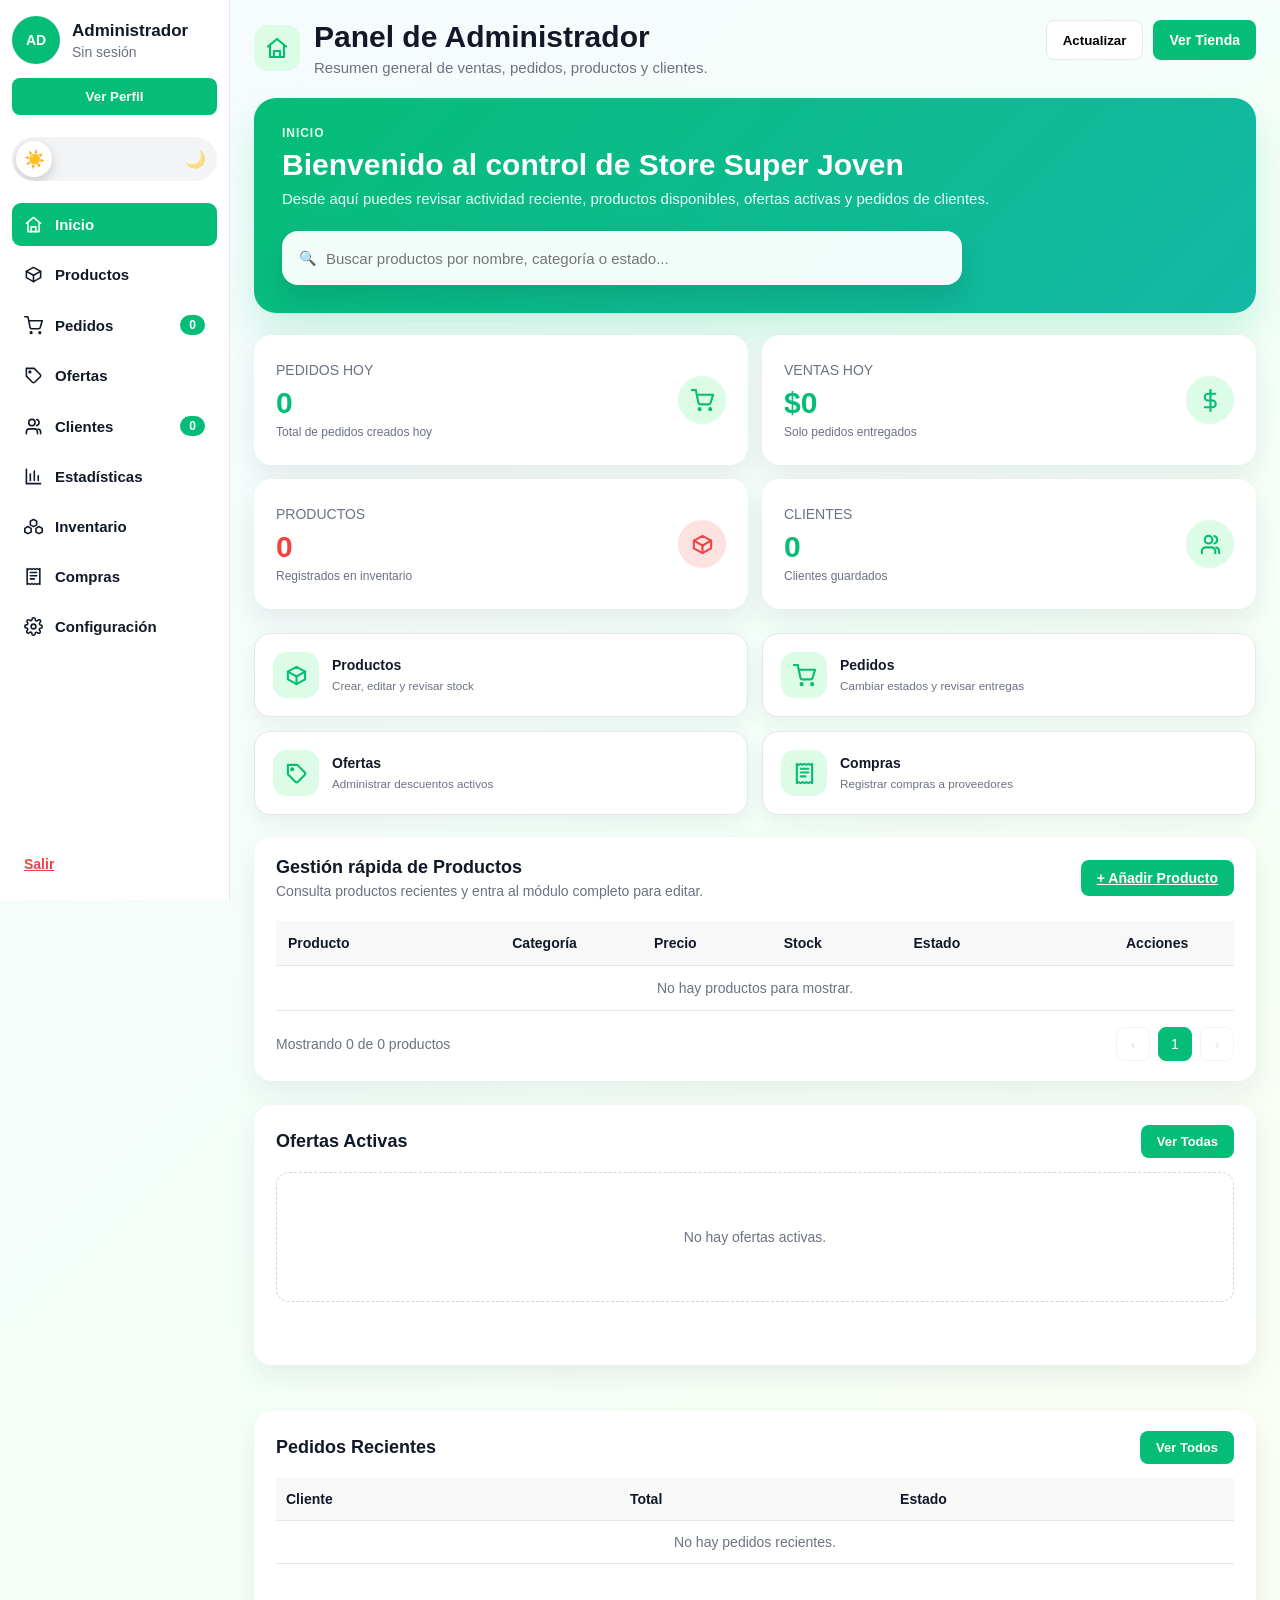
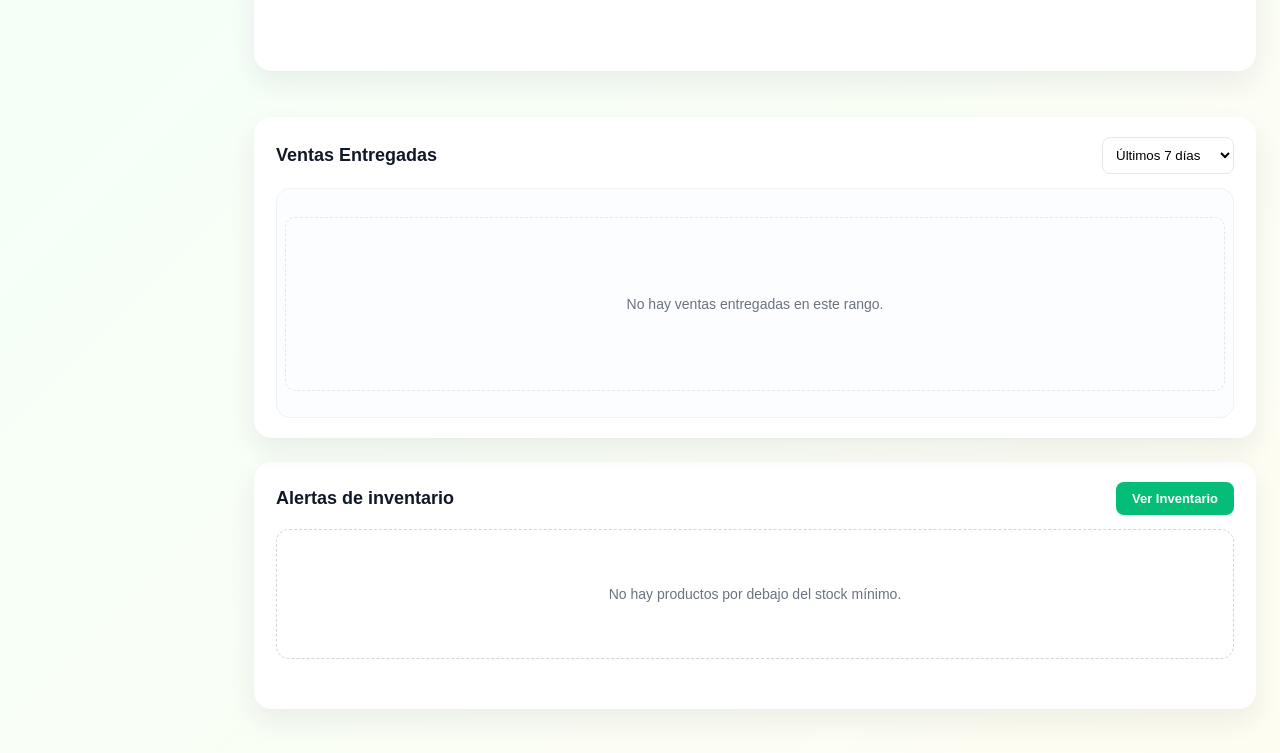
<file: index.html>
<!DOCTYPE html>
<html lang="es">
<head>
  <meta charset="UTF-8" />
  <meta name="viewport" content="width=device-width, initial-scale=1.0" />
  <title>Panel de Administrador</title>
  <link rel="stylesheet" href="styles.css" />
</head>
<body class="admin-home">

  <aside class="sidebar">
    <div class="admin-box">
      <div class="avatar" id="adminAvatar">AD</div>

      <div class="admin-info">
        <h3 id="adminName">Administrador</h3>
        <p id="adminEmail">Cargando...</p>
      </div>
    </div>

    <button class="profile-btn" id="openAdminProfile">
      Ver Perfil
    </button>

    <nav class="menu">
      <a href="index.html" class="active">⌂ Inicio</a>

      <a href="productos.html">▣ Productos</a>

      <a href="pedidos.html">
        🛒 Pedidos
        <span class="badge" id="sidebarOrders">0</span>
      </a>

      <a href="ofertas.html">◇ Ofertas</a>

      <a href="clientes.html">
        👥 Clientes
        <span class="badge" id="sidebarClients">0</span>
      </a>

      <a href="estadisticas.html">▥ Estadísticas</a>
      <a href="inventario.html">✤ Inventario</a>
      <a href="compras.html">🧾 Compras</a>
      <a href="configuracion.html">⚙ Configuración</a>
    </nav>

    <a href="store-super-joven/index.html" class="logout-btn">Salir</a>
  </aside>

  <main class="main-content">

    <header class="top-header dashboard-top">
      <div class="dashboard-title-box">
        <span class="dashboard-title-icon">⌂</span>
        <div>
          <h1>Panel de Administrador</h1>
          <p>Resumen general de ventas, pedidos, productos y clientes.</p>
        </div>
      </div>

      <div class="dashboard-header-actions">
        <button type="button" class="secondary-btn dashboard-refresh-btn" id="refreshDashboard">
          Actualizar
        </button>

        <a href="store-super-joven/index.html" class="primary-btn dashboard-store-btn">
          Ver Tienda
        </a>
      </div>
    </header>

    <section class="dashboard-hero-card">
      <div>
        <p class="dashboard-kicker">Inicio</p>
        <h2>Bienvenido al control de Store Super Joven</h2>
        <p>Desde aquí puedes revisar actividad reciente, productos disponibles, ofertas activas y pedidos de clientes.</p>
      </div>

      <div class="dashboard-search-card">
        <span>🔍</span>
        <input
          type="text"
          id="globalSearch"
          placeholder="Buscar productos por nombre, categoría o estado..."
        />
      </div>
    </section>

    <section class="stats-grid dashboard-stats-grid">
      <article class="stat-card dashboard-stat-card">
        <div>
          <p>PEDIDOS HOY</p>
          <h2 id="ordersToday">0</h2>
          <small>Total de pedidos creados hoy</small>
        </div>

        <div class="stat-icon green" id="ordersTodayIcon">🛒</div>
      </article>

      <article class="stat-card dashboard-stat-card">
        <div>
          <p>VENTAS HOY</p>
          <h2 id="salesToday">$0</h2>
          <small>Solo pedidos entregados</small>
        </div>

        <div class="stat-icon green" id="salesTodayIcon">$</div>
      </article>

      <article class="stat-card dashboard-stat-card">
        <div>
          <p>PRODUCTOS</p>
          <h2 class="danger" id="totalProducts">0</h2>
          <small>Registrados en inventario</small>
        </div>

        <div class="stat-icon red" id="productsIcon">▣</div>
      </article>

      <article class="stat-card dashboard-stat-card">
        <div>
          <p>CLIENTES</p>
          <h2 id="totalClients">0</h2>
          <small>Clientes guardados</small>
        </div>

        <div class="stat-icon green" id="clientsIcon">👥</div>
      </article>
    </section>

    <section class="dashboard-quick-grid">
      <a href="productos.html" class="quick-card">
        <span>▣</span>
        <div>
          <strong>Productos</strong>
          <small>Crear, editar y revisar stock</small>
        </div>
      </a>

      <a href="pedidos.html" class="quick-card">
        <span>🛒</span>
        <div>
          <strong>Pedidos</strong>
          <small>Cambiar estados y revisar entregas</small>
        </div>
      </a>

      <a href="ofertas.html" class="quick-card">
        <span>◇</span>
        <div>
          <strong>Ofertas</strong>
          <small>Administrar descuentos activos</small>
        </div>
      </a>

      <a href="compras.html" class="quick-card">
        <span>🧾</span>
        <div>
          <strong>Compras</strong>
          <small>Registrar compras a proveedores</small>
        </div>
      </a>
    </section>

    <section class="panel dashboard-products-panel">
      <div class="panel-header dashboard-panel-header">
        <div>
          <h2>Gestión rápida de Productos</h2>
          <p>Consulta productos recientes y entra al módulo completo para editar.</p>
        </div>

        <a class="primary-btn" id="openAddProduct" href="productos.html">
          + Añadir Producto
        </a>
      </div>

      <div class="table-wrapper dashboard-table-wrapper">
        <table>
          <thead>
            <tr>
              <th>Producto</th>
              <th>Categoría</th>
              <th>Precio</th>
              <th>Stock</th>
              <th>Estado</th>
              <th>Acciones</th>
            </tr>
          </thead>

          <tbody id="dashboardProductsTable"></tbody>
        </table>
      </div>

      <div class="table-footer">
        <p id="productsCounter">Mostrando 0 de 0 productos</p>

        <div class="pagination">
          <button type="button" id="prevProductsPage">‹</button>
          <span id="productsPageNumber">1</span>
          <button type="button" id="nextProductsPage">›</button>
        </div>
      </div>
    </section>

    <section class="bottom-grid dashboard-bottom-grid">

      <article class="panel small-panel dashboard-list-panel">
        <div class="panel-header compact">
          <h2>Ofertas Activas</h2>
          <a href="ofertas.html" class="small-primary">Ver Todas</a>
        </div>

        <div id="activeOffersList" class="dashboard-list-empty">
          Cargando ofertas...
        </div>
      </article>

      <article class="panel small-panel dashboard-list-panel">
        <div class="panel-header compact">
          <h2>Pedidos Recientes</h2>
          <a href="pedidos.html" class="small-primary">Ver Todos</a>
        </div>

        <div class="table-wrapper dashboard-mini-table">
          <table>
            <thead>
              <tr>
                <th>Cliente</th>
                <th>Total</th>
                <th>Estado</th>
              </tr>
            </thead>

            <tbody id="recentOrdersTable"></tbody>
          </table>
        </div>
      </article>

      <article class="panel small-panel dashboard-list-panel">
        <div class="panel-header compact">
          <h2>Ventas Entregadas</h2>

          <select id="salesRange">
            <option value="7">Últimos 7 días</option>
            <option value="30">Últimos 30 días</option>
            <option value="month">Este mes</option>
          </select>
        </div>

        <div class="chart-box dashboard-chart-box" id="salesChart"></div>
      </article>

    </section>

    <section class="panel dashboard-stock-panel">
      <div class="panel-header compact">
        <h2>Alertas de inventario</h2>
        <a href="inventario.html" class="small-primary">Ver Inventario</a>
      </div>

      <div id="lowStockList" class="dashboard-stock-list">
        Cargando inventario...
      </div>
    </section>

  </main>

  <div class="modal-overlay" id="adminProfileModal">
    <div class="modal admin-profile-modal">
      <button class="close-modal" id="closeAdminProfile">×</button>

      <div class="admin-profile-header">
        <div class="avatar admin-profile-avatar" id="adminProfileAvatar">AD</div>

        <div>
          <h2 id="adminProfileFullName">Administrador</h2>
          <p id="adminProfileRole">Administrador</p>
        </div>
      </div>

      <p class="modal-subtitle">
        Información personal de la cuenta que está usando el panel.
      </p>

      <div class="admin-profile-grid">
        <label>
          Nombre
          <input type="text" id="adminProfileName" disabled>
        </label>

        <label>
          Apellido
          <input type="text" id="adminProfileLastName" disabled>
        </label>

        <label>
          Documento
          <input type="text" id="adminProfileDocument" disabled>
        </label>

        <label>
          Correo
          <input type="email" id="adminProfileEmail" disabled>
        </label>

        <label>
          Teléfono
          <input type="text" id="adminProfilePhone" disabled>
        </label>

        <label>
          Género
          <input type="text" id="adminProfileGender" disabled>
        </label>

        <label>
          Barrio
          <input type="text" id="adminProfileNeighborhood" disabled>
        </label>

        <label>
          Rol
          <input type="text" id="adminProfileRoleInput" disabled>
        </label>

        <label class="admin-profile-full">
          Dirección
          <textarea id="adminProfileAddress" rows="4" disabled></textarea>
        </label>
      </div>

      <div class="modal-actions">
        <button type="button" class="secondary-btn" id="closeAdminProfileBtn">
          Cerrar
        </button>
      </div>
    </div>
  </div>

  <script src="admin-session.js"></script>
  <script src="app.js"></script>
</body>
</html>
</file>
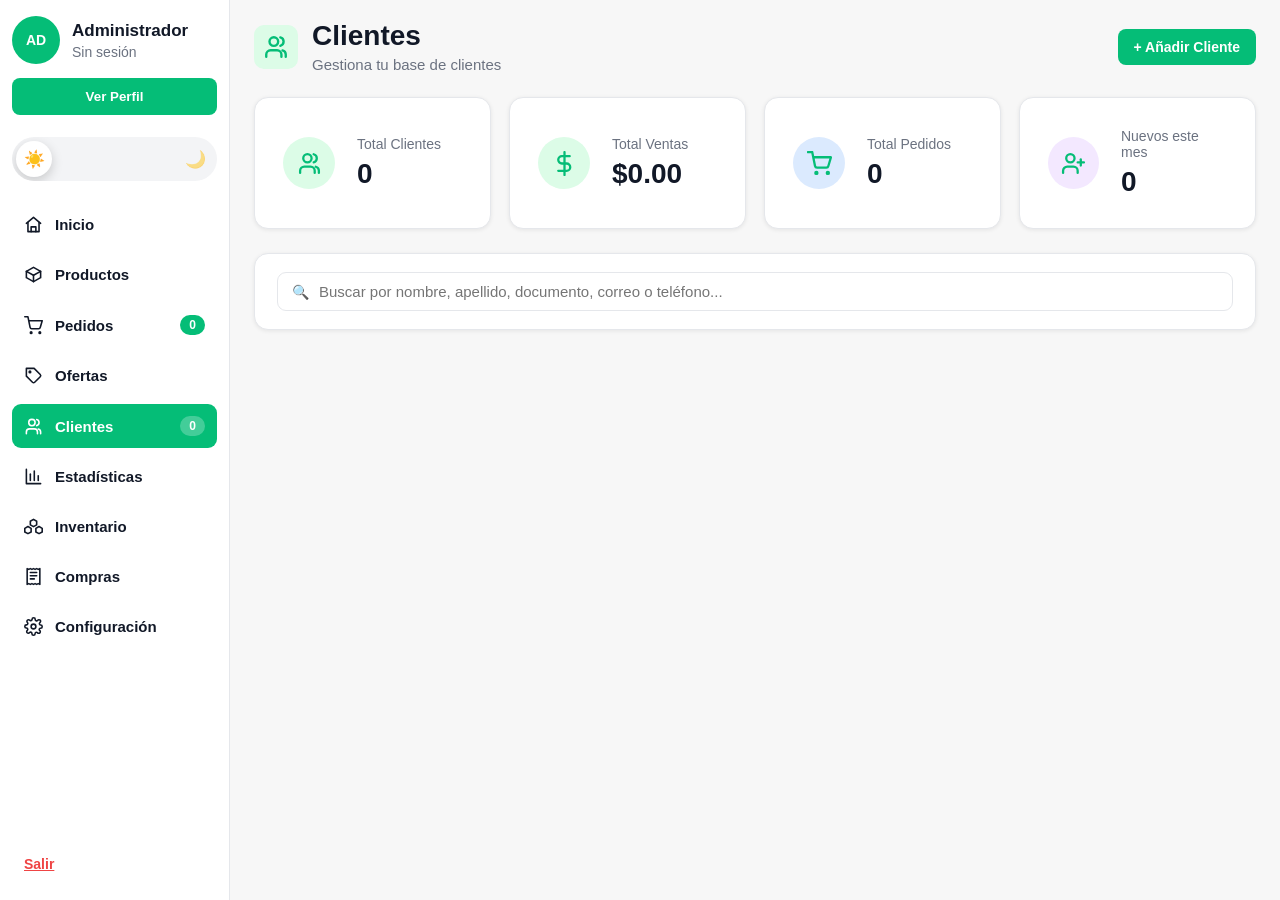
<file: clientes.html>
<!DOCTYPE html>
<html lang="es">
<head>
  <meta charset="UTF-8" />
  <meta name="viewport" content="width=device-width, initial-scale=1.0" />
  <title>Clientes</title>
  <link rel="stylesheet" href="styles.css" />
</head>
<body>

  <aside class="sidebar">
    <div class="admin-box">
      <div class="avatar" id="adminAvatar">AD</div>

      <div class="admin-info">
        <h3 id="adminName">Administrador</h3>
        <p id="adminEmail">Cargando...</p>
      </div>
    </div>

  <button class="profile-btn" id="openAdminProfile">
    Ver Perfil
  </button>

    <nav class="menu">
      <a href="index.html">⌂ Inicio</a>
      <a href="productos.html">▣ Productos</a>
      <a href="pedidos.html">
        🛒 Pedidos
        <span class="badge" id="sidebarOrders">0</span>
      </a>
      <a href="ofertas.html">◇ Ofertas</a>
      <a href="clientes.html" class="active">
        👥 Clientes
        <span class="badge" id="sidebarClients">0</span>
      </a>
      <a href="estadisticas.html">▥ Estadísticas</a>
      <a href="inventario.html">✤ Inventario</a>
      <a href="compras.html">🧾 Compras</a>
      <a href="configuracion.html">⚙ Configuración</a>
    </nav>

    <a href="store-super-joven/index.html" class="logout-btn">Salir</a>
  </aside>

  <main class="main-content">

    <header class="page-header">
      <div class="title-box">
        <div class="title-icon">👥</div>
        <div>
          <h1>Clientes</h1>
          <p>Gestiona tu base de clientes</p>
        </div>
      </div>

      <button class="primary-btn" id="openClientModal">
        + Añadir Cliente
      </button>
    </header>

    <section class="clients-summary-grid">
      <article class="client-summary-card">
        <div class="client-summary-icon green-bg">👥</div>
        <div>
          <p>Total Clientes</p>
          <h2 id="totalClients">0</h2>
        </div>
      </article>

      <article class="client-summary-card">
        <div class="client-summary-icon green-bg">$</div>
        <div>
          <p>Total Ventas</p>
          <h2 id="totalClientSales">$0.00</h2>
        </div>
      </article>

      <article class="client-summary-card">
        <div class="client-summary-icon blue-bg">▣</div>
        <div>
          <p>Total Pedidos</p>
          <h2 id="totalClientOrders">0</h2>
        </div>
      </article>

      <article class="client-summary-card">
        <div class="client-summary-icon purple-bg">▦</div>
        <div>
          <p>Nuevos este mes</p>
          <h2 id="newClientsThisMonth">0</h2>
        </div>
      </article>
    </section>

    <section class="filter-panel">
      <div class="search-wide">
        <span>🔍</span>
        <input 
          type="text" 
          id="clientSearch" 
          placeholder="Buscar por nombre, apellido, documento, correo o teléfono..."
        />
      </div>
    </section>

    <section class="clients-grid" id="clientsGrid"></section>

  </main>

  <div class="modal-overlay" id="clientModal">
    <div class="modal client-form-modal">
      <button class="close-modal" id="closeClientModal">×</button>

      <h2 id="clientModalTitle">Añadir Cliente</h2>
      <p class="modal-subtitle">Completa la información del cliente</p>

      <form id="clientForm">

        <div class="client-form-grid">
          <label>
            Nombre
            <input type="text" id="clientName" required />
          </label>

          <label>
            Apellido
            <input type="text" id="clientLastName" />
          </label>

          <label>
            Documento
            <input type="text" id="clientDocument" />
          </label>

          <label>
            Correo
            <input type="email" id="clientEmail" />
          </label>

          <label>
            Teléfono
            <input type="text" id="clientPhone" />
          </label>

          <label>
            Género
            <select id="clientGender">
              <option value="">Sin género</option>
            </select>
          </label>

          <label>
            Barrio
            <select id="clientNeighborhood">
              <option value="">Sin barrio</option>
            </select>
          </label>
        </div>

        <label>
          Dirección
          <textarea id="clientAddress" rows="3"></textarea>
        </label>

        <div class="modal-actions">
          <button type="button" class="secondary-btn" id="cancelClientModal">
            Cancelar
          </button>
          <button type="submit" class="primary-btn">
            Guardar
          </button>
        </div>
      </form>
    </div>
  </div>

  <div class="modal-overlay" id="clientDetailModal">
    <div class="modal client-detail-modal">
      <button class="close-modal bordered-close" id="closeClientDetailModal">×</button>

      <h2>Detalle del Cliente</h2>
      <p class="modal-subtitle">Información completa del cliente</p>

      <div class="client-detail-header">
        <div class="client-detail-avatar" id="detailAvatar">CL</div>

        <div>
          <h3 id="detailName">Cliente</h3>
          <p id="detailDocument">Documento</p>
          <p id="detailEmail">email@correo.com</p>
          <p id="detailPhone">000-0000</p>
          <p id="detailAddress">Dirección</p>
          <p id="detailGender">Género</p>
          <p id="detailNeighborhood">Barrio</p>
        </div>
      </div>

      <div class="client-detail-stats">
        <div>
          <h3 id="detailOrdersCount">0</h3>
          <p>Pedidos</p>
        </div>

        <div>
          <h3 class="green-text" id="detailTotalSpent">$0.00</h3>
          <p>Total Gastado</p>
        </div>

        <div>
          <h3 id="detailAverage">$0.00</h3>
          <p>Promedio</p>
        </div>
      </div>

      <p class="client-since" id="detailClientSince">
        📅 Cliente desde: -
      </p>
    </div>
  </div>
  <div class="modal-overlay" id="adminProfileModal">
  <div class="modal admin-profile-modal">
    <button class="close-modal" id="closeAdminProfile">×</button>

    <div class="admin-profile-header">
      <div class="avatar admin-profile-avatar" id="adminProfileAvatar">AD</div>

      <div>
        <h2 id="adminProfileFullName">Administrador</h2>
        <p id="adminProfileRole">Administrador</p>
      </div>
    </div>

    <p class="modal-subtitle">
      Información personal de la cuenta que está usando el panel.
    </p>

    <div class="admin-profile-grid">
      <label>
        Nombre
        <input type="text" id="adminProfileName" disabled>
      </label>

      <label>
        Apellido
        <input type="text" id="adminProfileLastName" disabled>
      </label>

      <label>
        Documento
        <input type="text" id="adminProfileDocument" disabled>
      </label>

      <label>
        Correo
        <input type="email" id="adminProfileEmail" disabled>
      </label>

      <label>
        Teléfono
        <input type="text" id="adminProfilePhone" disabled>
      </label>

      <label>
        Género
        <input type="text" id="adminProfileGender" disabled>
      </label>

      <label>
        Barrio
        <input type="text" id="adminProfileNeighborhood" disabled>
      </label>

      <label>
        Rol
        <input type="text" id="adminProfileRoleInput" disabled>
      </label>

      <label class="admin-profile-full">
        Dirección
        <textarea id="adminProfileAddress" rows="4" disabled></textarea>
      </label>
    </div>

    <div class="modal-actions">
      <button type="button" class="secondary-btn" id="closeAdminProfileBtn">
        Cerrar
      </button>
    </div>
  </div>
</div>
  <script src="admin-session.js"></script>
  <script src="clientes.js"></script>
</body>
</html>
</file>
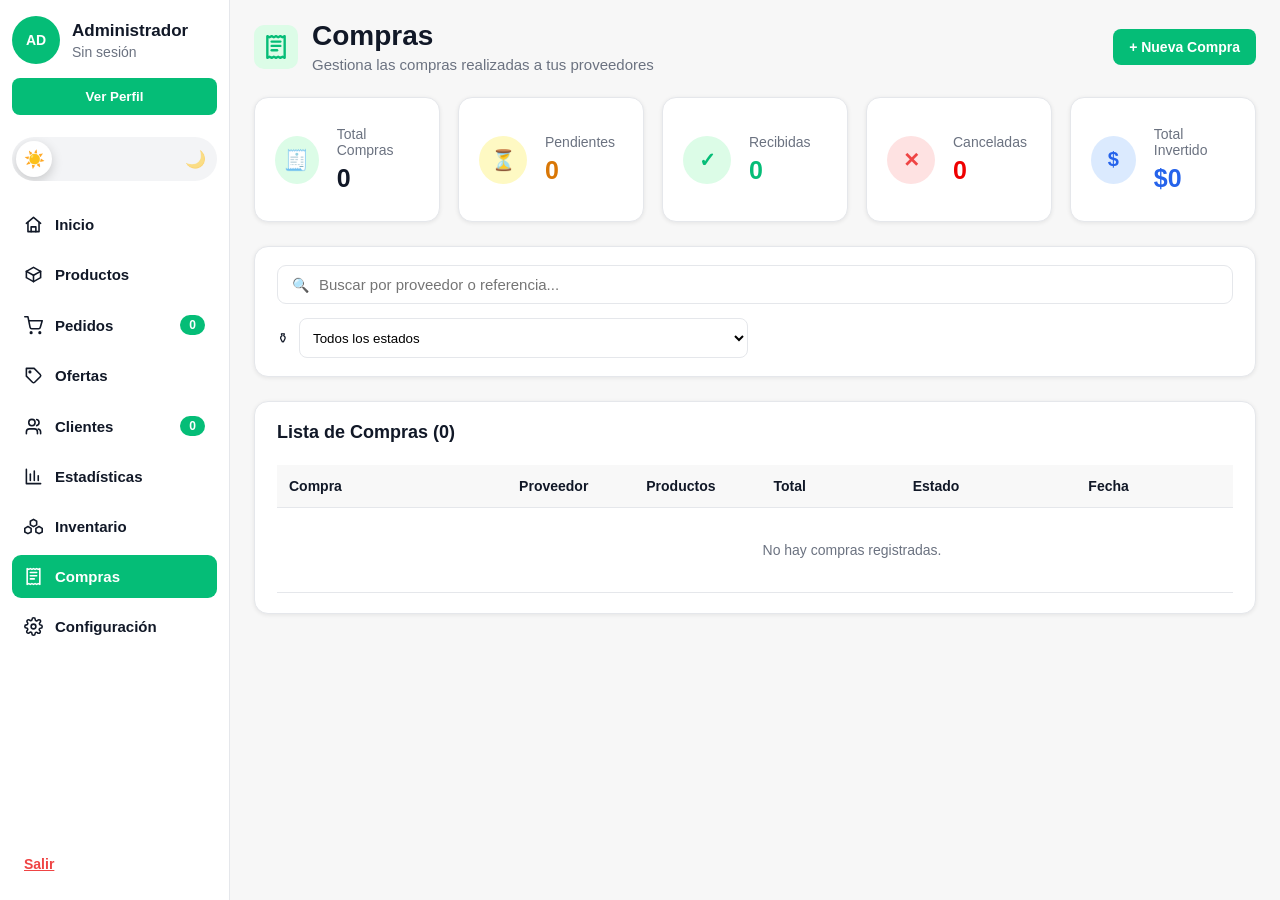
<file: compras.html>
<!DOCTYPE html>
<html lang="es">
<head>
  <meta charset="UTF-8" />
  <meta name="viewport" content="width=device-width, initial-scale=1.0" />
  <title>Compras</title>
  <link rel="stylesheet" href="styles.css" />
</head>
<body>

  <aside class="sidebar">
    <div class="admin-box">
      <div class="avatar" id="adminAvatar">AD</div>

      <div class="admin-info">
        <h3 id="adminName">Administrador</h3>
        <p id="adminEmail">Cargando...</p>
      </div>
    </div>

    <button class="profile-btn" id="openAdminProfile">
      Ver Perfil
    </button>

    <nav class="menu">
      <a href="index.html">⌂ Inicio</a>
      <a href="productos.html">▣ Productos</a>
      <a href="pedidos.html">
        🛒 Pedidos
        <span class="badge" id="sidebarOrders">0</span>
      </a>
      <a href="ofertas.html">◇ Ofertas</a>
      <a href="clientes.html">
        👥 Clientes
        <span class="badge" id="sidebarClients">0</span>
      </a>
      <a href="estadisticas.html">▥ Estadísticas</a>
      <a href="inventario.html">✤ Inventario</a>
      <a href="compras.html" class="active">🧾 Compras</a>
      <a href="configuracion.html">⚙ Configuración</a>
    </nav>

    <a href="store-super-joven/index.html" class="logout-btn">Salir</a>
  </aside>

  <main class="main-content">

    <header class="page-header">
      <div class="title-box">
        <div class="title-icon">🧾</div>
        <div>
          <h1>Compras</h1>
          <p>Gestiona las compras realizadas a tus proveedores</p>
        </div>
      </div>

      <button class="primary-btn" id="openPurchaseModal">
        + Nueva Compra
      </button>
    </header>

    <section class="purchases-summary-grid">
      <article class="purchase-summary-card">
        <div class="purchase-summary-icon green-bg">🧾</div>
        <div>
          <p>Total Compras</p>
          <h2 id="purchaseTotalCount">0</h2>
        </div>
      </article>

      <article class="purchase-summary-card">
        <div class="purchase-summary-icon yellow-bg">⏳</div>
        <div>
          <p>Pendientes</p>
          <h2 class="yellow-text" id="purchasePendingCount">0</h2>
        </div>
      </article>

      <article class="purchase-summary-card">
        <div class="purchase-summary-icon green-bg">✓</div>
        <div>
          <p>Recibidas</p>
          <h2 class="green-text" id="purchaseReceivedCount">0</h2>
        </div>
      </article>

      <article class="purchase-summary-card">
        <div class="purchase-summary-icon red-bg">✕</div>
        <div>
          <p>Canceladas</p>
          <h2 class="red-text" id="purchaseCancelledCount">0</h2>
        </div>
      </article>

      <article class="purchase-summary-card">
        <div class="purchase-summary-icon blue-bg">$</div>
        <div>
          <p>Total Invertido</p>
          <h2 class="blue-text" id="purchaseTotalAmount">$0.00</h2>
        </div>
      </article>
    </section>

    <section class="filter-panel">
      <div class="search-wide">
        <span>🔍</span>
        <input
          type="text"
          id="purchaseSearch"
          placeholder="Buscar por proveedor o referencia..."
        />
      </div>

      <div class="filter-box">
        <span>⚱</span>
        <select id="purchaseStatusFilter">
          <option value="all">Todos los estados</option>
          <option value="pendiente">Pendiente</option>
          <option value="recibida">Recibida</option>
          <option value="parcial">Parcial</option>
          <option value="cancelada">Cancelada</option>
        </select>
      </div>
    </section>

    <section class="panel">
      <h2>Lista de Compras (<span id="purchaseListCount">0</span>)</h2>

      <div class="table-wrapper products-table-wrapper">
        <table>
          <thead>
            <tr>
              <th>Compra</th>
              <th>Proveedor</th>
              <th>Productos</th>
              <th>Total</th>
              <th>Estado</th>
              <th>Fecha</th>
              <th>Acciones</th>
            </tr>
          </thead>
          <tbody id="purchasesTable"></tbody>
        </table>
      </div>
    </section>

  </main>

  <div class="modal-overlay" id="purchaseModal">
    <div class="modal purchase-modal">
      <button class="close-modal" id="closePurchaseModal">×</button>

      <h2 id="purchaseModalTitle">Nueva Compra</h2>
      <p class="modal-subtitle">Selecciona proveedor y productos de compra</p>

      <form id="purchaseForm">
        <div class="purchase-form-grid">
          <label>
            Proveedor
            <select id="supplierSelect" required>
              <option value="">Selecciona un proveedor</option>
            </select>
          </label>

          <label>
            Referencia / Factura
            <input type="text" id="purchaseReference" required />
          </label>

          <label>
            Fecha
            <input type="date" id="purchaseDate" required />
          </label>

          <label>
            Estado
            <select id="purchaseStatus" required>
              <option value="pendiente">Pendiente</option>
              <option value="recibida">Recibida</option>
              <option value="parcial">Parcial</option>
              <option value="cancelada">Cancelada</option>
            </select>
          </label>
        </div>

        <label class="full-label">
          Observaciones
          <textarea id="purchaseNotes" rows="3" placeholder="Notas adicionales"></textarea>
        </label>

        <div class="purchase-items-header">
          <h3>Productos de la compra</h3>
          <button type="button" class="small-primary" id="addPurchaseItem">
            + Añadir producto
          </button>
        </div>

        <div class="purchase-items-builder" id="purchaseItemsContainer"></div>

        <div class="purchase-total-box">
          <span>Total de la compra</span>
          <strong id="purchaseModalTotal">$0.00</strong>
        </div>

        <div class="modal-actions">
          <button type="button" class="secondary-btn" id="cancelPurchaseModal">
            Cancelar
          </button>
          <button type="submit" class="primary-btn">
            Guardar Compra
          </button>
        </div>
      </form>
    </div>
  </div>

  <div class="modal-overlay" id="purchaseDetailModal">
    <div class="modal purchase-detail-modal">
      <button class="close-modal" id="closePurchaseDetailModal">×</button>

      <h2>Detalle de la Compra</h2>
      <p class="modal-subtitle">Información completa de la compra al proveedor</p>

      <div class="purchase-detail-grid">
        <div>
          <p>Proveedor</p>
          <h3 id="detailSupplierName">-</h3>
        </div>

        <div>
          <p>Referencia</p>
          <h3 id="detailReference">-</h3>
        </div>

        <div>
          <p>Fecha</p>
          <h3 id="detailPurchaseDate">-</h3>
        </div>

        <div>
          <p>Estado</p>
          <div id="detailStatusBox"></div>
        </div>
      </div>

      <div class="modal-section">
        <h3>Productos</h3>
        <div class="purchase-items-table" id="purchaseDetailItems"></div>
      </div>

      <div class="purchase-detail-notes">
        <h3>Observaciones</h3>
        <p id="detailPurchaseNotes">Sin observaciones.</p>
      </div>

      <div class="purchase-detail-total">
        <span>Total</span>
        <strong id="detailPurchaseTotal">$0.00</strong>
      </div>
    </div>
  </div>
  <div class="modal-overlay" id="adminProfileModal">
  <div class="modal admin-profile-modal">
    <button class="close-modal" id="closeAdminProfile">×</button>

    <div class="admin-profile-header">
      <div class="avatar admin-profile-avatar" id="adminProfileAvatar">AD</div>

      <div>
        <h2 id="adminProfileFullName">Administrador</h2>
        <p id="adminProfileRole">Administrador</p>
      </div>
    </div>

    <p class="modal-subtitle">
      Información personal de la cuenta que está usando el panel.
    </p>

    <div class="admin-profile-grid">
      <label>
        Nombre
        <input type="text" id="adminProfileName" disabled>
      </label>

      <label>
        Apellido
        <input type="text" id="adminProfileLastName" disabled>
      </label>

      <label>
        Documento
        <input type="text" id="adminProfileDocument" disabled>
      </label>

      <label>
        Correo
        <input type="email" id="adminProfileEmail" disabled>
      </label>

      <label>
        Teléfono
        <input type="text" id="adminProfilePhone" disabled>
      </label>

      <label>
        Género
        <input type="text" id="adminProfileGender" disabled>
      </label>

      <label>
        Barrio
        <input type="text" id="adminProfileNeighborhood" disabled>
      </label>

      <label>
        Rol
        <input type="text" id="adminProfileRoleInput" disabled>
      </label>

      <label class="admin-profile-full">
        Dirección
        <textarea id="adminProfileAddress" rows="4" disabled></textarea>
      </label>
    </div>

    <div class="modal-actions">
      <button type="button" class="secondary-btn" id="closeAdminProfileBtn">
        Cerrar
      </button>
    </div>
  </div>
</div>
  <script src="admin-session.js"></script>
  <script src="compras.js"></script>
</body>
</html>
</file>
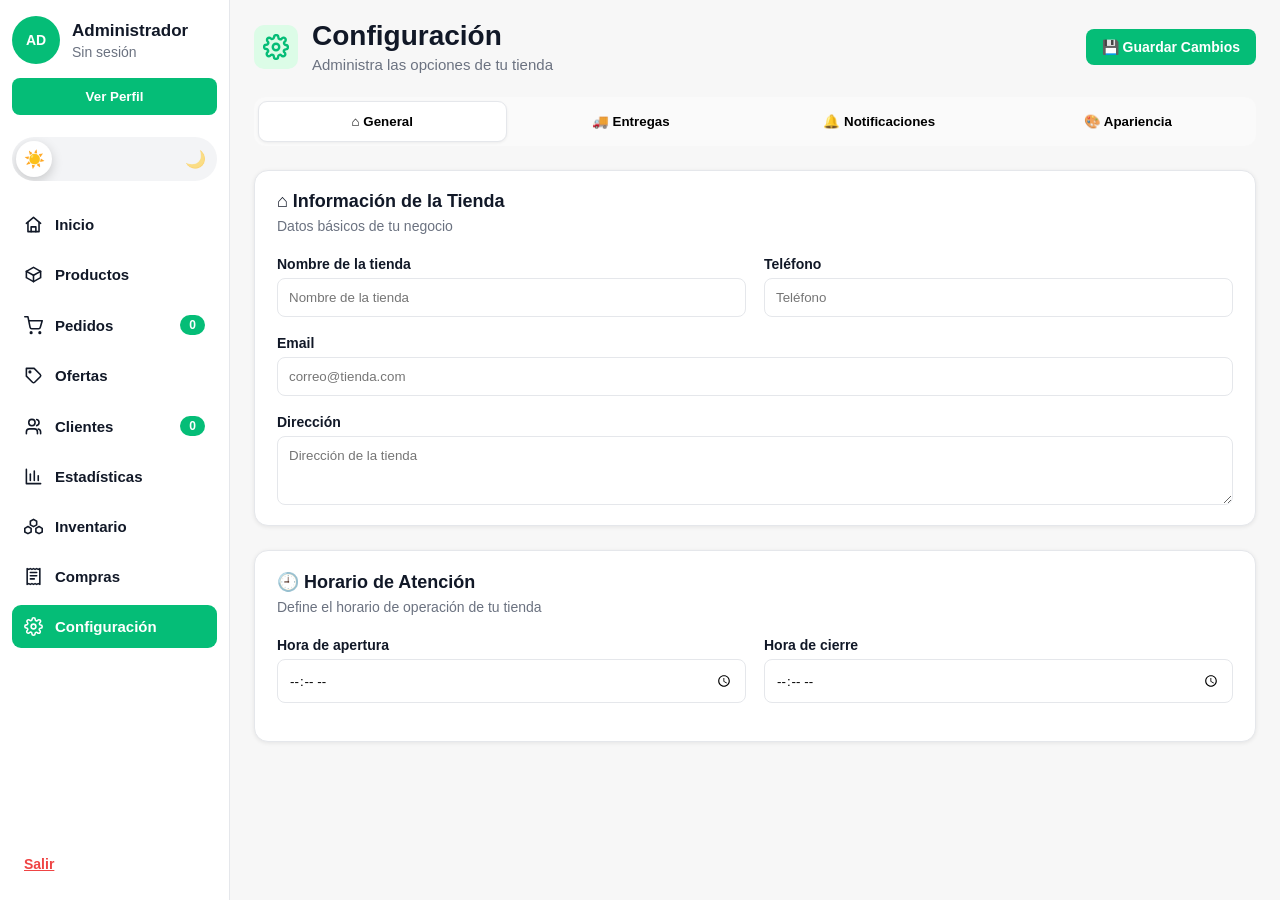
<file: configuracion.html>
<!DOCTYPE html>
<html lang="es">
<head>
  <meta charset="UTF-8" />
  <meta name="viewport" content="width=device-width, initial-scale=1.0" />
  <title>Configuración</title>
  <link rel="stylesheet" href="styles.css" />
</head>
<body>

  <aside class="sidebar">
    <div class="admin-box">
  <div class="avatar" id="adminAvatar">AD</div>

  <div class="admin-info">
    <h3 id="adminName">Administrador</h3>
    <p id="adminEmail">Cargando...</p>
  </div>
</div>

<button class="profile-btn" id="openAdminProfile">
  Ver Perfil
</button>

    <nav class="menu">
      <a href="index.html">⌂ Inicio</a>
      <a href="productos.html">▣ Productos</a>
      <a href="pedidos.html">
        🛒 Pedidos
        <span class="badge" id="sidebarOrders">0</span>
      </a>
      <a href="ofertas.html">◇ Ofertas</a>
      <a href="clientes.html">
        👥 Clientes
        <span class="badge" id="sidebarClients">0</span>
      </a>
      <a href="estadisticas.html">▥ Estadísticas</a>
      <a href="inventario.html">✤ Inventario</a>
      <a href="compras.html">🧾 Compras</a>
      <a href="configuracion.html" class="active">⚙ Configuración</a>
    </nav>

    <a href="store-super-joven/index.html" class="logout-btn">Salir</a>
  </aside>

  <main class="main-content">

    <header class="page-header">
      <div class="title-box">
        <div class="title-icon">⚙</div>
        <div>
          <h1>Configuración</h1>
          <p>Administra las opciones de tu tienda</p>
        </div>
      </div>

      <button class="primary-btn" id="saveSettingsBtn">
        💾 Guardar Cambios
      </button>
    </header>

    <section class="config-tabs">
      <button class="config-tab active" data-tab="general">⌂ General</button>
      <button class="config-tab" data-tab="entregas">🚚 Entregas</button>
      <button class="config-tab" data-tab="notificaciones">🔔 Notificaciones</button>
      <button class="config-tab" data-tab="apariencia">🎨 Apariencia</button>
    </section>

    <!-- GENERAL -->
    <section class="config-content active" id="tab-general">
      <article class="panel">
        <h2>⌂ Información de la Tienda</h2>
        <p class="config-description">Datos básicos de tu negocio</p>

        <div class="config-form-grid two-columns">
          <label>
            Nombre de la tienda
            <input type="text" id="storeName" placeholder="Nombre de la tienda" />
          </label>

          <label>
            Teléfono
            <input type="text" id="storePhone" placeholder="Teléfono" />
          </label>
        </div>

        <label class="full-label">
          Email
          <input type="email" id="storeEmail" placeholder="correo@tienda.com" />
        </label>

        <label class="full-label">
          Dirección
          <textarea id="storeAddress" rows="3" placeholder="Dirección de la tienda"></textarea>
        </label>
      </article>

      <article class="panel">
        <h2>🕘 Horario de Atención</h2>
        <p class="config-description">Define el horario de operación de tu tienda</p>

        <div class="config-form-grid two-columns">
          <label>
            Hora de apertura
            <input type="time" id="openingTime" />
          </label>

          <label>
            Hora de cierre
            <input type="time" id="closingTime" />
          </label>
        </div>
      </article>
    </section>

    <!-- ENTREGAS -->
    <section class="config-content" id="tab-entregas">
      <article class="panel">
        <h2>🚚 Configuración de Entregas</h2>
        <p class="config-description">Opciones de delivery y pedidos</p>

        <div class="config-form-grid three-columns">
          <label>
            Costo de envío ($)
            <input type="number" id="deliveryCost" min="0" step="0.01" placeholder="0.00" />
          </label>

          <label>
            Pedido mínimo ($)
            <input type="number" id="minimumOrder" min="0" step="0.01" placeholder="0.00" />
          </label>

          <label>
            Distancia máxima (km)
            <input type="number" id="maxDistance" min="0" step="0.1" placeholder="0" />
          </label>
        </div>

        <div class="switch-list">
          <div class="switch-row">
            <div>
              <h3>Envío gratis</h3>
              <p>Ofrecer envío gratis en pedidos mayores a cierto monto</p>
            </div>

            <button class="config-switch" id="freeDeliverySwitch" type="button"></button>
          </div>

          <div class="switch-row">
            <div>
              <h3>Recogida en tienda</h3>
              <p>Permitir que los clientes recojan sus pedidos</p>
            </div>

            <button class="config-switch" id="pickupSwitch" type="button"></button>
          </div>

          <div class="switch-row">
            <div>
              <h3>Programar entregas</h3>
              <p>Permitir que los clientes programen su entrega</p>
            </div>

            <button class="config-switch" id="scheduledDeliverySwitch" type="button"></button>
          </div>
        </div>
      </article>
    </section>

    <!-- NOTIFICACIONES -->
    <section class="config-content" id="tab-notificaciones">
      <article class="panel">
        <h2>🔔 Notificaciones de la Tienda</h2>
        <p class="config-description">Configura qué notificaciones deseas recibir</p>

        <div class="switch-list">
          <div class="switch-row">
            <div>
              <h3>Nuevos pedidos</h3>
              <p>Recibir notificación cuando llegue un nuevo pedido</p>
            </div>

            <button class="config-switch" id="newOrdersSwitch" type="button"></button>
          </div>

          <div class="switch-row">
            <div>
              <h3>Stock bajo</h3>
              <p>Alerta cuando un producto tiene poco inventario</p>
            </div>

            <button class="config-switch" id="lowStockSwitch" type="button"></button>
          </div>

          <div class="switch-row">
            <div>
              <h3>Nuevos clientes</h3>
              <p>Notificar cuando se registre un nuevo cliente</p>
            </div>

            <button class="config-switch" id="newClientsSwitch" type="button"></button>
          </div>

          <div class="switch-row">
            <div>
              <h3>Reporte diario</h3>
              <p>Recibir resumen de ventas cada día</p>
            </div>

            <button class="config-switch" id="dailyReportSwitch" type="button"></button>
          </div>
        </div>
      </article>

      <article class="panel">
        <h2>Canales de Notificación</h2>
        <p class="config-description">Elige cómo quieres recibir las notificaciones</p>

        <div class="switch-list">
          <div class="switch-row">
            <div>
              <h3>Email</h3>
              <p>Recibir notificaciones por correo electrónico</p>
            </div>

            <button class="config-switch" id="emailChannelSwitch" type="button"></button>
          </div>

          <div class="switch-row">
            <div>
              <h3>Push del navegador</h3>
              <p>Recibir notificaciones push en el navegador</p>
            </div>

            <button class="config-switch" id="pushChannelSwitch" type="button"></button>
          </div>
        </div>
      </article>
    </section>

    <!-- APARIENCIA -->
    <section class="config-content" id="tab-apariencia">
      <article class="panel">
        <h2>🎨 Apariencia</h2>
        <p class="config-description">Personaliza el aspecto del panel de administración</p>

        <div class="appearance-options">
          <label>
            Tema
            <select id="themeSelect">
              <option value="light">Claro</option>
              <option value="dark">Oscuro</option>
            </select>
          </label>

          <label>
            Color principal
            <select id="mainColorSelect">
              <option value="green">Verde</option>
              <option value="blue">Azul</option>
              <option value="purple">Morado</option>
              <option value="red">Rojo</option>
            </select>
          </label>
        </div>

        <div class="switch-row compact-switch">
          <div>
            <h3>Modo compacto</h3>
            <p>Reducir el espaciado para mostrar más información</p>
          </div>

          <button class="config-switch" id="compactModeSwitch" type="button"></button>
        </div>
      </article>

      <article class="panel">
        <h2>🛡 Seguridad</h2>
        <p class="config-description">Opciones de seguridad de la cuenta</p>

        <div class="security-list">
          <div class="security-row">
            <div>
              <h3>Autenticación de dos factores</h3>
              <p>Añade una capa extra de seguridad a tu cuenta</p>
            </div>

            <button class="secondary-btn" data-security="twoFactor">
              Configurar
            </button>
          </div>

          <div class="security-row">
            <div>
              <h3>Cambiar contraseña</h3>
              <p>Actualiza tu contraseña regularmente</p>
            </div>

            <button class="secondary-btn" data-security="password">
              Cambiar
            </button>
          </div>

          <div class="security-row">
            <div>
              <h3>Sesiones activas</h3>
              <p>Gestiona los dispositivos conectados</p>
            </div>

            <button class="secondary-btn" data-security="sessions">
              Ver
            </button>
          </div>
        </div>
      </article>
    </section>

  </main>

  <div class="modal-overlay" id="settingsModal">
    <div class="modal">
      <button class="close-modal" id="closeSettingsModal">×</button>
      <h2 id="settingsModalTitle">Configuración</h2>
      <p class="modal-subtitle" id="settingsModalText">
        Acción realizada.
      </p>

      <div class="modal-actions">
        <button class="primary-btn" id="acceptSettingsModal">
          Aceptar
        </button>
      </div>
    </div>
  </div>
  <div class="modal-overlay" id="adminProfileModal">
  <div class="modal admin-profile-modal">
    <button class="close-modal" id="closeAdminProfile">×</button>

    <div class="admin-profile-header">
      <div class="avatar admin-profile-avatar" id="adminProfileAvatar">AD</div>

      <div>
        <h2 id="adminProfileFullName">Administrador</h2>
        <p id="adminProfileRole">Administrador</p>
      </div>
    </div>

    <p class="modal-subtitle">
      Información personal de la cuenta que está usando el panel.
    </p>

    <div class="admin-profile-grid">
      <label>
        Nombre
        <input type="text" id="adminProfileName" disabled>
      </label>

      <label>
        Apellido
        <input type="text" id="adminProfileLastName" disabled>
      </label>

      <label>
        Documento
        <input type="text" id="adminProfileDocument" disabled>
      </label>

      <label>
        Correo
        <input type="email" id="adminProfileEmail" disabled>
      </label>

      <label>
        Teléfono
        <input type="text" id="adminProfilePhone" disabled>
      </label>

      <label>
        Género
        <input type="text" id="adminProfileGender" disabled>
      </label>

      <label>
        Barrio
        <input type="text" id="adminProfileNeighborhood" disabled>
      </label>

      <label>
        Rol
        <input type="text" id="adminProfileRoleInput" disabled>
      </label>

      <label class="admin-profile-full">
        Dirección
        <textarea id="adminProfileAddress" rows="4" disabled></textarea>
      </label>
    </div>

    <div class="modal-actions">
      <button type="button" class="secondary-btn" id="closeAdminProfileBtn">
        Cerrar
      </button>
    </div>
  </div>
</div>
  <script src="admin-session.js"></script>
  <script src="configuracion.js"></script>
</body>
</html>
</file>
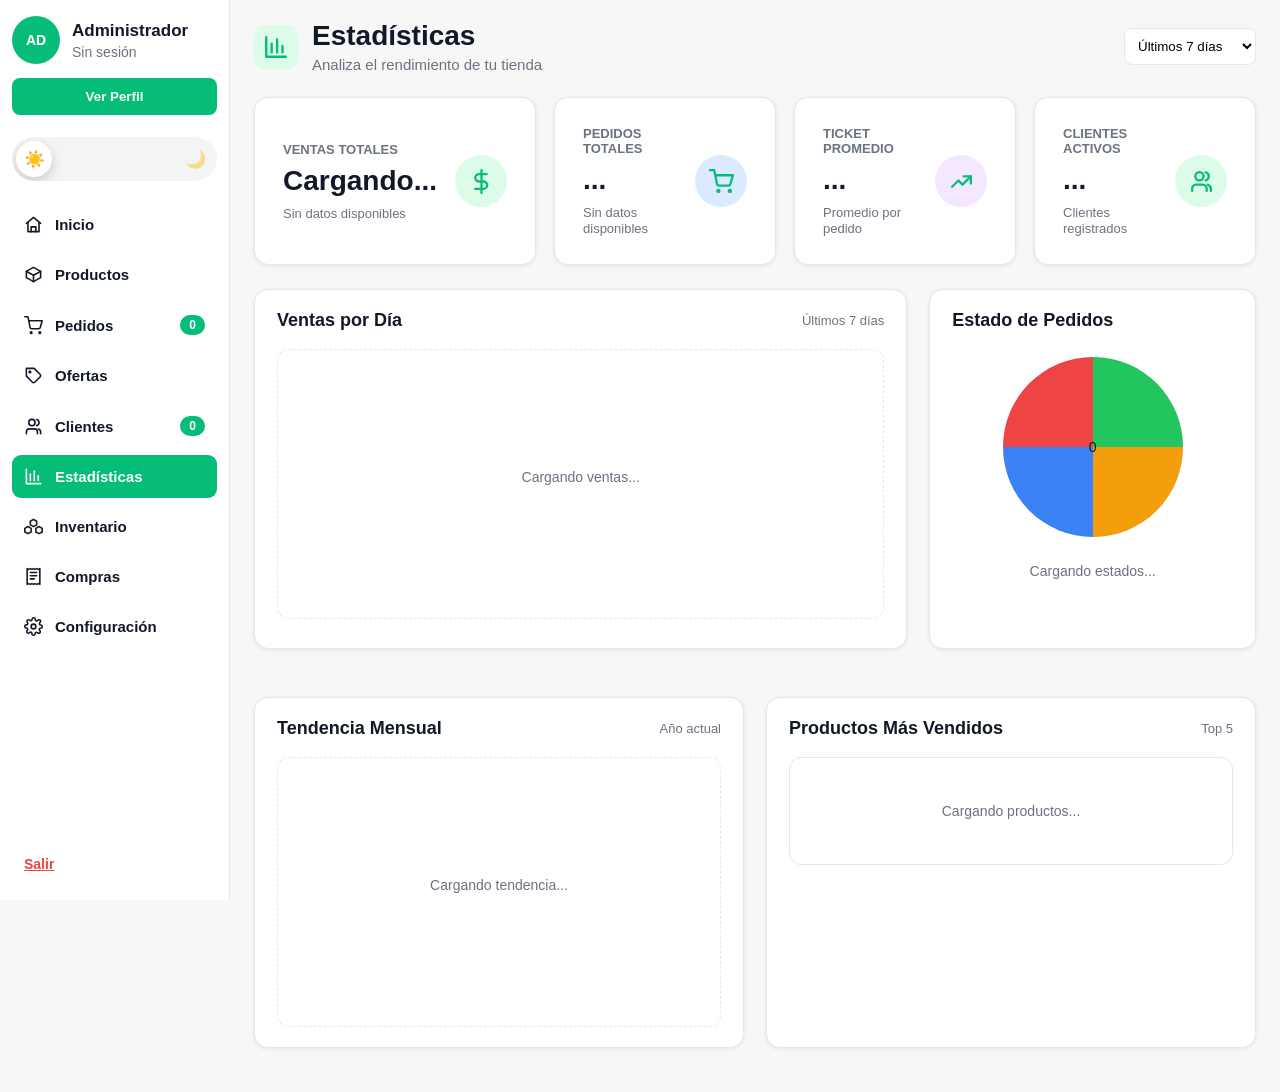
<file: estadisticas.html>
<!DOCTYPE html>
<html lang="es">
<head>
  <meta charset="UTF-8" />
  <meta name="viewport" content="width=device-width, initial-scale=1.0" />
  <title>Estadísticas</title>
  <link rel="stylesheet" href="styles.css" />
</head>
<body>

  <aside class="sidebar">
    <div class="admin-box">
  <div class="avatar" id="adminAvatar">AD</div>

  <div class="admin-info">
    <h3 id="adminName">Administrador</h3>
    <p id="adminEmail">Cargando...</p>
  </div>
</div>

<button class="profile-btn" id="openAdminProfile">
  Ver Perfil
</button>

    <nav class="menu">
      <a href="index.html">⌂ Inicio</a>
      <a href="productos.html">▣ Productos</a>
      <a href="pedidos.html">
        🛒 Pedidos
        <span class="badge" id="sidebarOrders">0</span>
      </a>
      <a href="ofertas.html">◇ Ofertas</a>
      <a href="clientes.html">
        👥 Clientes
        <span class="badge" id="sidebarClients">0</span>
      </a>
      <a href="estadisticas.html" class="active">▥ Estadísticas</a>
      <a href="inventario.html">✤ Inventario</a>
      <a href="compras.html">🧾 Compras</a>
      <a href="configuracion.html">⚙ Configuración</a>
    </nav>

    <a href="store-super-joven/index.html" class="logout-btn">Salir</a>
  </aside>

  <main class="main-content">

    <header class="page-header">
      <div class="title-box">
        <div class="title-icon">▥</div>
        <div>
          <h1>Estadísticas</h1>
          <p>Analiza el rendimiento de tu tienda</p>
        </div>
      </div>

      <select id="statsRange">
        <option value="7">Últimos 7 días</option>
        <option value="30">Últimos 30 días</option>
        <option value="month">Este mes</option>
        <option value="year">Este año</option>
        <option value="all">Todo</option>
      </select>
    </header>

    <section class="analytics-summary-grid">
      <article class="analytics-card">
        <div>
          <p>VENTAS TOTALES</p>
          <h2 id="totalSalesStats">$0.00</h2>
          <small id="salesGrowthText">Sin datos disponibles</small>
        </div>
        <div class="analytics-icon green-bg">$</div>
      </article>

      <article class="analytics-card">
        <div>
          <p>PEDIDOS TOTALES</p>
          <h2 id="totalOrdersStats">0</h2>
          <small id="ordersGrowthText">Sin datos disponibles</small>
        </div>
        <div class="analytics-icon blue-bg">🛒</div>
      </article>

      <article class="analytics-card">
        <div>
          <p>TICKET PROMEDIO</p>
          <h2 id="averageTicketStats">$0.00</h2>
          <small>Promedio por pedido</small>
        </div>
        <div class="analytics-icon purple-bg">▦</div>
      </article>

      <article class="analytics-card">
        <div>
          <p>CLIENTES ACTIVOS</p>
          <h2 id="activeClientsStats">0</h2>
          <small>Clientes registrados</small>
        </div>
        <div class="analytics-icon green-bg">👥</div>
      </article>
    </section>

    <section class="analytics-main-grid">

      <article class="panel analytics-large-panel">
        <div class="panel-header compact">
          <h2>Ventas por Día</h2>
          <span class="mini-label" id="salesChartLabel">Últimos 7 días</span>
        </div>

        <div class="analytics-chart" id="dailySalesChart"></div>
      </article>

      <article class="panel analytics-side-panel">
        <h2>Estado de Pedidos</h2>

        <div class="status-chart-box">
          <div class="donut-placeholder" id="ordersDonut">
            <span>0</span>
          </div>
        </div>

        <div class="status-list" id="ordersStatusList"></div>
      </article>

    </section>

    <section class="analytics-bottom-grid">

      <article class="panel">
        <div class="panel-header compact">
          <h2>Tendencia Mensual</h2>
          <span class="mini-label">Año actual</span>
        </div>

        <div class="monthly-chart" id="monthlyTrendChart"></div>
      </article>

      <article class="panel">
        <div class="panel-header compact">
          <h2>Productos Más Vendidos</h2>
          <span class="mini-label">Top 5</span>
        </div>

        <div class="top-products-list" id="topProductsList"></div>
      </article>

    </section>

  </main>
  <div class="modal-overlay" id="adminProfileModal">
  <div class="modal admin-profile-modal">
    <button class="close-modal" id="closeAdminProfile">×</button>

    <div class="admin-profile-header">
      <div class="avatar admin-profile-avatar" id="adminProfileAvatar">AD</div>

      <div>
        <h2 id="adminProfileFullName">Administrador</h2>
        <p id="adminProfileRole">Administrador</p>
      </div>
    </div>

    <p class="modal-subtitle">
      Información personal de la cuenta que está usando el panel.
    </p>

    <div class="admin-profile-grid">
      <label>
        Nombre
        <input type="text" id="adminProfileName" disabled>
      </label>

      <label>
        Apellido
        <input type="text" id="adminProfileLastName" disabled>
      </label>

      <label>
        Documento
        <input type="text" id="adminProfileDocument" disabled>
      </label>

      <label>
        Correo
        <input type="email" id="adminProfileEmail" disabled>
      </label>

      <label>
        Teléfono
        <input type="text" id="adminProfilePhone" disabled>
      </label>

      <label>
        Género
        <input type="text" id="adminProfileGender" disabled>
      </label>

      <label>
        Barrio
        <input type="text" id="adminProfileNeighborhood" disabled>
      </label>

      <label>
        Rol
        <input type="text" id="adminProfileRoleInput" disabled>
      </label>

      <label class="admin-profile-full">
        Dirección
        <textarea id="adminProfileAddress" rows="4" disabled></textarea>
      </label>
    </div>

    <div class="modal-actions">
      <button type="button" class="secondary-btn" id="closeAdminProfileBtn">
        Cerrar
      </button>
    </div>
  </div>
</div>
  <script src="admin-session.js"></script>
  <script src="estadisticas.js"></script>
</body>
</html>
</file>
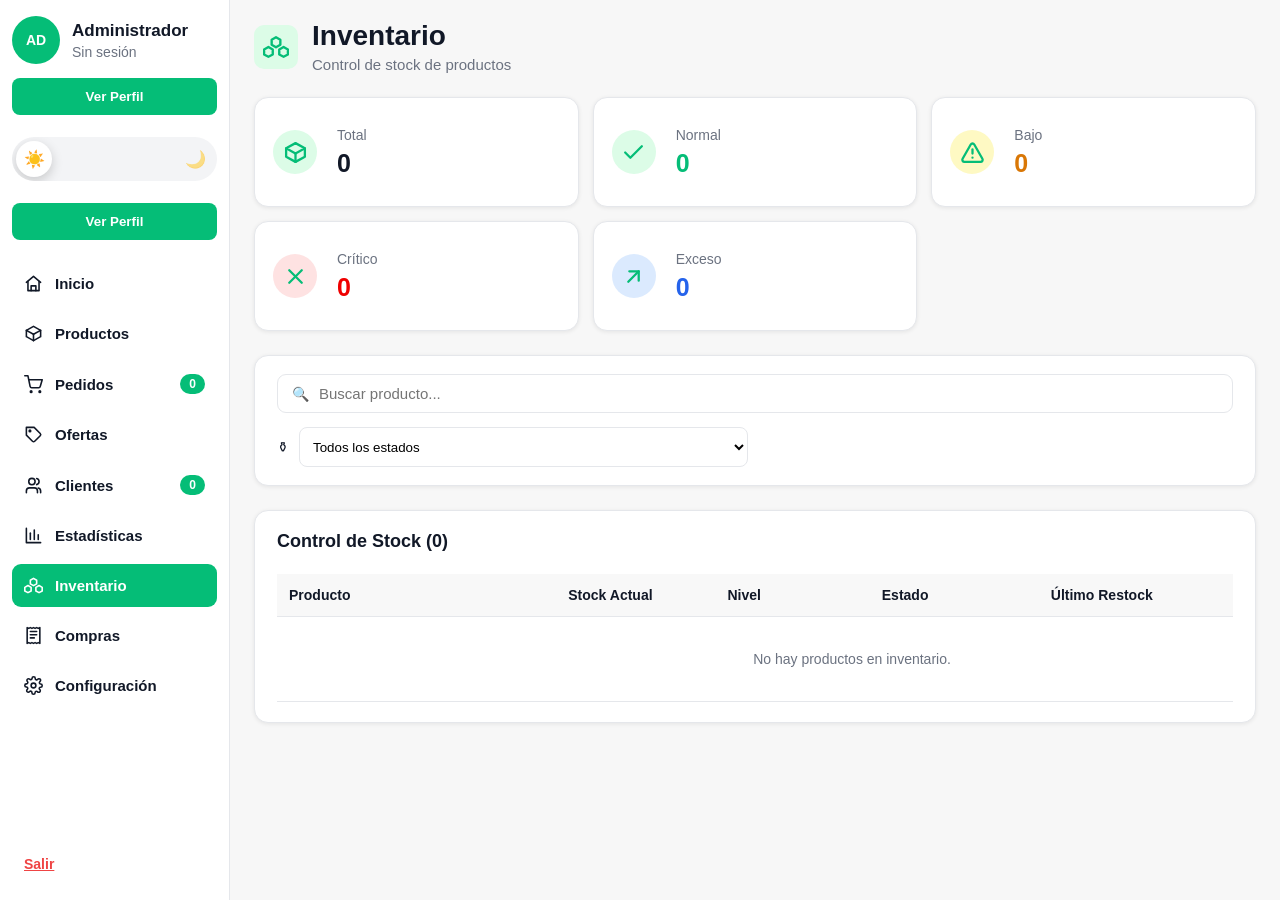
<file: inventario.html>
<!DOCTYPE html>
<html lang="es">
<head>
  <meta charset="UTF-8" />
  <meta name="viewport" content="width=device-width, initial-scale=1.0" />
  <title>Inventario</title>
  <link rel="stylesheet" href="styles.css" />
</head>
<body>

  <aside class="sidebar">
    <div class="admin-box">
  <div class="avatar" id="adminAvatar">AD</div>

  <div class="admin-info">
    <h3 id="adminName">Administrador</h3>
    <p id="adminEmail">Cargando...</p>
  </div>
</div>

<button class="profile-btn" id="openAdminProfile">
  Ver Perfil
</button>

    <button class="profile-btn">Ver Perfil</button>

    <nav class="menu">
      <a href="index.html">⌂ Inicio</a>
      <a href="productos.html">▣ Productos</a>
      <a href="pedidos.html">
        🛒 Pedidos
        <span class="badge" id="sidebarOrders">0</span>
      </a>
      <a href="ofertas.html">◇ Ofertas</a>
      <a href="clientes.html">
        👥 Clientes
        <span class="badge" id="sidebarClients">0</span>
      </a>
      <a href="estadisticas.html">▥ Estadísticas</a>
      <a href="inventario.html" class="active">✤ Inventario</a>
      <a href="compras.html">🧾 Compras</a>
      <a href="configuracion.html">⚙ Configuración</a>
    </nav>

    <a href="store-super-joven/index.html" class="logout-btn">Salir</a>
  </aside>

  <main class="main-content">

    <header class="page-header">
      <div class="title-box">
        <div class="title-icon">✤</div>
        <div>
          <h1>Inventario</h1>
          <p>Control de stock de productos</p>
        </div>
      </div>
    </header>

    <section class="inventory-summary-grid">
      <article class="inventory-card">
        <div class="inventory-icon green-bg">▣</div>
        <div>
          <p>Total</p>
          <h2 id="inventoryTotal">0</h2>
        </div>
      </article>

      <article class="inventory-card">
        <div class="inventory-icon green-bg">✓</div>
        <div>
          <p>Normal</p>
          <h2 class="green-text" id="inventoryNormal">0</h2>
        </div>
      </article>

      <article class="inventory-card">
        <div class="inventory-icon yellow-bg">⚠</div>
        <div>
          <p>Bajo</p>
          <h2 class="yellow-text" id="inventoryLow">0</h2>
        </div>
      </article>

      <article class="inventory-card">
        <div class="inventory-icon red-bg">×</div>
        <div>
          <p>Crítico</p>
          <h2 class="red-text" id="inventoryCritical">0</h2>
        </div>
      </article>

      <article class="inventory-card">
        <div class="inventory-icon blue-bg">↗</div>
        <div>
          <p>Exceso</p>
          <h2 class="blue-text" id="inventoryExcess">0</h2>
        </div>
      </article>
    </section>

    <section class="inventory-alert" id="inventoryAlert">
      <strong>⚠ Alerta de Inventario</strong>
      <p id="inventoryAlertText">No hay alertas de inventario.</p>
    </section>

    <section class="filter-panel">
      <div class="search-wide">
        <span>🔍</span>
        <input 
          type="text" 
          id="inventorySearch" 
          placeholder="Buscar producto..."
        />
      </div>

      <div class="filter-box">
        <span>⚱</span>
        <select id="inventoryStatusFilter">
          <option value="all">Todos los estados</option>
          <option value="Normal">Normal</option>
          <option value="Stock Bajo">Stock Bajo</option>
          <option value="Crítico">Crítico</option>
          <option value="Exceso">Exceso</option>
        </select>
      </div>
    </section>

    <section class="panel">
      <h2>Control de Stock (<span id="inventoryCountLabel">0</span>)</h2>

      <div class="table-wrapper products-table-wrapper">
        <table>
          <thead>
            <tr>
              <th>Producto</th>
              <th>Stock Actual</th>
              <th>Nivel</th>
              <th>Estado</th>
              <th>Último Restock</th>
              <th>Acciones</th>
            </tr>
          </thead>

          <tbody id="inventoryTable"></tbody>
        </table>
      </div>
    </section>

  </main>

  <div class="modal-overlay" id="stockModal">
    <div class="modal stock-modal">
      <button class="close-modal" id="closeStockModal">×</button>

      <h2>Ajustar Stock</h2>
      <p class="modal-subtitle" id="stockModalSubtitle">
        Ajusta el inventario del producto
      </p>

      <div class="stock-current-box">
        <div>
          <p>Stock actual:</p>
          <h3 id="currentStockValue">0</h3>
        </div>

        <div class="stock-minmax">
          <span>Mínimo: <strong id="modalMinStock">0</strong></span>
          <span>Máximo: <strong id="modalMaxStock">0</strong></span>
        </div>
      </div>

      <form id="stockForm">
        <div>
          <p class="form-label">Tipo de ajuste</p>

          <div class="stock-adjust-type">
            <button type="button" class="adjust-type-btn active" id="addStockBtn">
              + Añadir
            </button>

            <button type="button" class="adjust-type-btn" id="removeStockBtn">
              − Retirar
            </button>
          </div>
        </div>

        <label>
          Cantidad
          <input 
            type="number" 
            id="stockAmount" 
            min="1" 
            placeholder="Ingresa la cantidad" 
            required
          />
        </label>

        <div class="modal-actions">
          <button type="button" class="secondary-btn" id="cancelStockModal">
            Cancelar
          </button>
          <button type="submit" class="primary-btn">
            Confirmar Ajuste
          </button>
        </div>
      </form>
    </div>
  </div>
  <div class="modal-overlay" id="adminProfileModal">
  <div class="modal admin-profile-modal">
    <button class="close-modal" id="closeAdminProfile">×</button>

    <div class="admin-profile-header">
      <div class="avatar admin-profile-avatar" id="adminProfileAvatar">AD</div>

      <div>
        <h2 id="adminProfileFullName">Administrador</h2>
        <p id="adminProfileRole">Administrador</p>
      </div>
    </div>

    <p class="modal-subtitle">
      Información personal de la cuenta que está usando el panel.
    </p>

    <div class="admin-profile-grid">
      <label>
        Nombre
        <input type="text" id="adminProfileName" disabled>
      </label>

      <label>
        Apellido
        <input type="text" id="adminProfileLastName" disabled>
      </label>

      <label>
        Documento
        <input type="text" id="adminProfileDocument" disabled>
      </label>

      <label>
        Correo
        <input type="email" id="adminProfileEmail" disabled>
      </label>

      <label>
        Teléfono
        <input type="text" id="adminProfilePhone" disabled>
      </label>

      <label>
        Género
        <input type="text" id="adminProfileGender" disabled>
      </label>

      <label>
        Barrio
        <input type="text" id="adminProfileNeighborhood" disabled>
      </label>

      <label>
        Rol
        <input type="text" id="adminProfileRoleInput" disabled>
      </label>

      <label class="admin-profile-full">
        Dirección
        <textarea id="adminProfileAddress" rows="4" disabled></textarea>
      </label>
    </div>

    <div class="modal-actions">
      <button type="button" class="secondary-btn" id="closeAdminProfileBtn">
        Cerrar
      </button>
    </div>
  </div>
</div>
  <script src="admin-session.js"></script>
  <script src="inventario.js"></script>
</body>
</html>
</file>
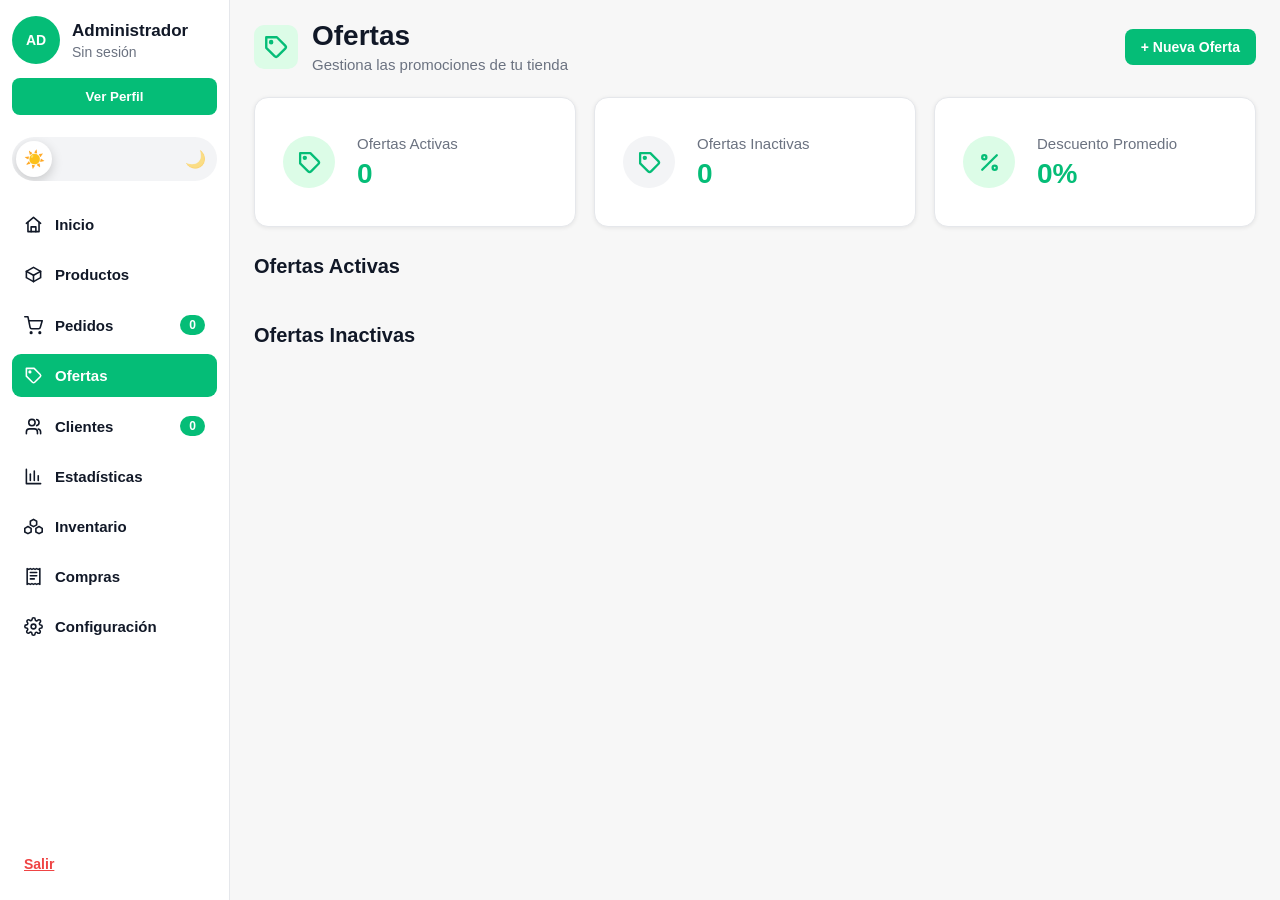
<file: ofertas.html>
<!DOCTYPE html>
<html lang="es">
<head>
  <meta charset="UTF-8" />
  <meta name="viewport" content="width=device-width, initial-scale=1.0" />
  <title>Ofertas</title>
  <link rel="stylesheet" href="styles.css" />
</head>
<body>

  <aside class="sidebar">
    <div class="admin-box">
      <div class="avatar" id="adminAvatar">AD</div>

      <div class="admin-info">
        <h3 id="adminName">Administrador</h3>
        <p id="adminEmail">Cargando...</p>
      </div>
    </div>

    <button class="profile-btn" id="openAdminProfile">
      Ver Perfil
    </button>

    <nav class="menu">
      <a href="index.html">⌂ Inicio</a>
      <a href="productos.html">▣ Productos</a>
      <a href="pedidos.html">
        🛒 Pedidos
        <span class="badge" id="sidebarOrders">0</span>
      </a>
      <a href="ofertas.html" class="active">◇ Ofertas</a>
      <a href="clientes.html">
        👥 Clientes
        <span class="badge" id="sidebarClients">0</span>
      </a>
      <a href="estadisticas.html">▥ Estadísticas</a>
      <a href="inventario.html">✤ Inventario</a>
      <a href="compras.html">🧾 Compras</a>
      <a href="configuracion.html">⚙ Configuración</a>
    </nav>

    <a href="store-super-joven/index.html" class="logout-btn">Salir</a>
  </aside>

  <main class="main-content">

    <header class="page-header">
      <div class="title-box">
        <div class="title-icon">◇</div>
        <div>
          <h1>Ofertas</h1>
          <p>Gestiona las promociones de tu tienda</p>
        </div>
      </div>

      <button class="primary-btn" id="openOfferModal">
        + Nueva Oferta
      </button>
    </header>

    <section class="offers-summary-grid">
      <article class="offer-summary-card">
        <div class="offer-summary-icon green-bg">◇</div>
        <div>
          <p>Ofertas Activas</p>
          <h2 id="activeOffersCount">0</h2>
        </div>
      </article>

      <article class="offer-summary-card">
        <div class="offer-summary-icon gray-bg">◇</div>
        <div>
          <p>Ofertas Inactivas</p>
          <h2 id="inactiveOffersCount">0</h2>
        </div>
      </article>

      <article class="offer-summary-card">
        <div class="offer-summary-icon green-bg">%</div>
        <div>
          <p>Descuento Promedio</p>
          <h2 id="averageDiscount">0%</h2>
        </div>
      </article>
    </section>

    <section class="offers-section">
      <h2>Ofertas Activas</h2>
      <div class="offers-grid" id="activeOffersGrid"></div>
    </section>

    <section class="offers-section">
      <h2>Ofertas Inactivas</h2>
      <div class="offers-grid" id="inactiveOffersGrid"></div>
    </section>

  </main>

  <div class="modal-overlay" id="offerModal">
    <div class="modal">
      <button class="close-modal" id="closeOfferModal">×</button>

      <h2 id="offerModalTitle">Nueva Oferta</h2>
      <p class="modal-subtitle">Selecciona un producto registrado en la base de datos.</p>

      <form id="offerForm">
        <label>
          Producto
          <select id="offerProductSelect" required>
            <option value="">Selecciona un producto</option>
          </select>
        </label>

        <label>
          Precio original
          <input type="number" id="offerOriginalPrice" step="0.01" min="0" readonly required />
        </label>

        <label>
          Precio oferta
          <input type="number" id="offerPrice" step="0.01" min="0" required />
        </label>

        <label>
          Válido hasta
          <input type="date" id="offerValidUntil" required />
        </label>

        <label>
          Estado
          <select id="offerActive">
            <option value="activa">Activa</option>
            <option value="inactiva">Inactiva</option>
          </select>
        </label>

        <div class="modal-actions">
          <button type="button" class="secondary-btn" id="cancelOfferModal">
            Cancelar
          </button>
          <button type="submit" class="primary-btn">
            Guardar
          </button>
        </div>
      </form>
    </div>
  </div>

  <div class="modal-overlay" id="adminProfileModal">
    <div class="modal admin-profile-modal">
      <button class="close-modal" id="closeAdminProfile">×</button>

      <div class="admin-profile-header">
        <div class="avatar admin-profile-avatar" id="adminProfileAvatar">AD</div>

        <div>
          <h2 id="adminProfileFullName">Administrador</h2>
          <p id="adminProfileRole">Administrador</p>
        </div>
      </div>

      <p class="modal-subtitle">
        Información personal de la cuenta que está usando el panel.
      </p>

      <div class="admin-profile-grid">
        <label>
          Nombre
          <input type="text" id="adminProfileName" disabled>
        </label>

        <label>
          Apellido
          <input type="text" id="adminProfileLastName" disabled>
        </label>

        <label>
          Documento
          <input type="text" id="adminProfileDocument" disabled>
        </label>

        <label>
          Correo
          <input type="email" id="adminProfileEmail" disabled>
        </label>

        <label>
          Teléfono
          <input type="text" id="adminProfilePhone" disabled>
        </label>

        <label>
          Género
          <input type="text" id="adminProfileGender" disabled>
        </label>

        <label>
          Barrio
          <input type="text" id="adminProfileNeighborhood" disabled>
        </label>

        <label>
          Rol
          <input type="text" id="adminProfileRoleInput" disabled>
        </label>

        <label class="admin-profile-full">
          Dirección
          <textarea id="adminProfileAddress" rows="4" disabled></textarea>
        </label>
      </div>

      <div class="modal-actions">
        <button type="button" class="secondary-btn" id="closeAdminProfileBtn">
          Cerrar
        </button>
      </div>
    </div>
  </div>

  <script src="admin-session.js"></script>
  <script src="ofertas.js"></script>
</body>
</html>
</file>
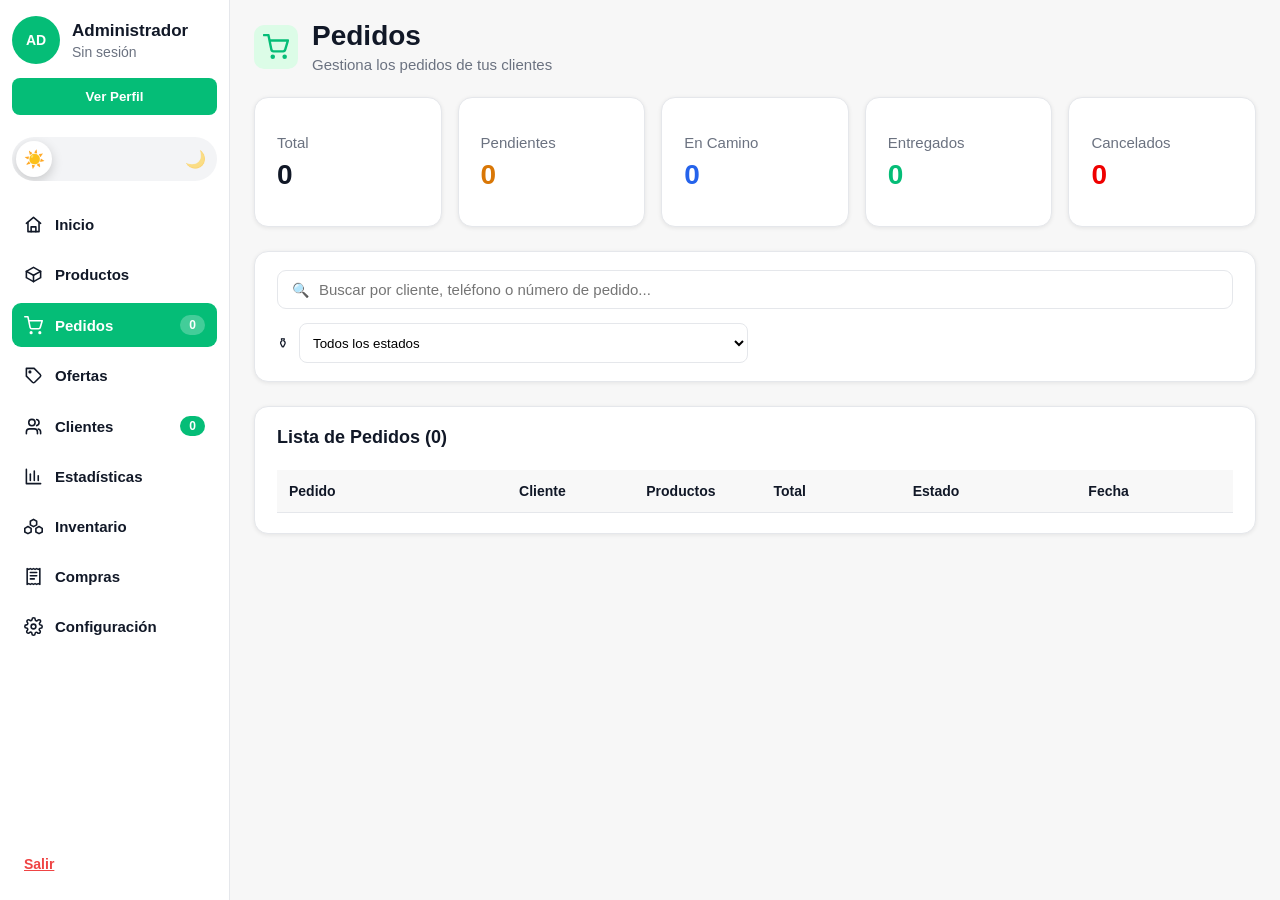
<file: pedidos.html>
<!DOCTYPE html>
<html lang="es">
<head>
  <meta charset="UTF-8" />
  <meta name="viewport" content="width=device-width, initial-scale=1.0" />
  <title>Pedidos</title>
  <link rel="stylesheet" href="styles.css" />
</head>
<body>

  <aside class="sidebar">
    <div class="admin-box">
      <div class="avatar" id="adminAvatar">AD</div>

      <div class="admin-info">
        <h3 id="adminName">Administrador</h3>
        <p id="adminEmail">Cargando...</p>
      </div>
    </div>

    <button class="profile-btn" id="openAdminProfile">
      Ver Perfil
    </button>

    <nav class="menu">
      <a href="index.html">⌂ Inicio</a>
      <a href="productos.html">▣ Productos</a>

      <a href="pedidos.html" class="active">
        🛒 Pedidos
        <span class="badge" id="sidebarOrders">0</span>
      </a>

      <a href="ofertas.html">◇ Ofertas</a>

      <a href="clientes.html">
        👥 Clientes
        <span class="badge" id="sidebarClients">0</span>
      </a>

      <a href="estadisticas.html">▥ Estadísticas</a>
      <a href="inventario.html">✤ Inventario</a>
      <a href="compras.html">🧾 Compras</a>
      <a href="configuracion.html">⚙ Configuración</a>
    </nav>

    <a href="store-super-joven/index.html" class="logout-btn">Salir</a>
  </aside>

  <main class="main-content">

    <header class="page-header">
      <div class="title-box">
        <div class="title-icon">🛒</div>

        <div>
          <h1>Pedidos</h1>
          <p>Gestiona los pedidos de tus clientes</p>
        </div>
      </div>
    </header>

    <section class="orders-summary-grid">
      <article class="order-summary-card">
        <p>Total</p>
        <h2 id="totalOrders">0</h2>
      </article>

      <article class="order-summary-card">
        <p>Pendientes</p>
        <h2 class="yellow-text" id="pendingOrders">0</h2>
      </article>

      <article class="order-summary-card">
        <p>En Camino</p>
        <h2 class="blue-text" id="shippingOrders">0</h2>
      </article>

      <article class="order-summary-card">
        <p>Entregados</p>
        <h2 class="green-text" id="deliveredOrders">0</h2>
      </article>

      <article class="order-summary-card">
        <p>Cancelados</p>
        <h2 class="red-text" id="cancelledOrders">0</h2>
      </article>
    </section>

    <section class="filter-panel">
      <div class="search-wide">
        <span>🔍</span>
        <input 
          type="text" 
          id="orderSearch" 
          placeholder="Buscar por cliente, teléfono o número de pedido..."
        />
      </div>

      <div class="filter-box">
        <span>⚱</span>

        <select id="statusFilter">
          <option value="all">Todos los estados</option>
          <option value="pendiente">Pendiente</option>
          <option value="en_camino">En camino</option>
          <option value="entregado">Entregado</option>
          <option value="cancelado">Cancelado</option>
        </select>
      </div>
    </section>

    <section class="panel">
      <h2>Lista de Pedidos (<span id="ordersTotalLabel">0</span>)</h2>

      <div class="table-wrapper products-table-wrapper">
        <table>
          <thead>
            <tr>
              <th>Pedido</th>
              <th>Cliente</th>
              <th>Productos</th>
              <th>Total</th>
              <th>Estado</th>
              <th>Fecha</th>
              <th>Acciones</th>
            </tr>
          </thead>

          <tbody id="ordersTable"></tbody>
        </table>
      </div>
    </section>

  </main>

  <div class="modal-overlay" id="orderModal">
    <div class="modal order-modal">
      <button class="close-modal" id="closeOrderModal">×</button>

      <h2 id="orderModalTitle">Detalle del Pedido</h2>
      <p class="modal-subtitle">Información completa del pedido</p>

      <div class="modal-section">
        <h3>👤 Información del Cliente</h3>

        <div class="client-info-box">
          <h4 id="modalClientName">Cliente</h4>
          <p id="modalClientPhone">Teléfono</p>
          <p id="modalClientAddress">Dirección</p>
        </div>
      </div>

      <div class="modal-section">
        <h3>▣ Productos</h3>
        <div class="order-products-list" id="modalProductsList"></div>
      </div>

      <div class="order-total-row">
        <span>Total</span>
        <strong id="modalOrderTotal">$0</strong>
      </div>

      <div class="order-info-row">
        <span>📅 Fecha</span>
        <strong id="modalOrderDate">-</strong>
      </div>

      <div class="order-info-row">
        <span>Estado</span>
        <span id="modalOrderStatusBadge"></span>
      </div>

      <hr class="modal-divider" />

      <label>
        Cambiar estado del pedido:
        <select id="modalStatusSelect">
          <option value="pendiente">Pendiente</option>
          <option value="en_camino">En camino</option>
          <option value="entregado">Entregado</option>
          <option value="cancelado">Cancelado</option>
        </select>
      </label>
    </div>
  </div>

  <div class="modal-overlay" id="adminProfileModal">
    <div class="modal admin-profile-modal">
      <button class="close-modal" id="closeAdminProfile">×</button>

      <div class="admin-profile-header">
        <div class="avatar admin-profile-avatar" id="adminProfileAvatar">AD</div>

        <div>
          <h2 id="adminProfileFullName">Administrador</h2>
          <p id="adminProfileRole">Administrador</p>
        </div>
      </div>

      <p class="modal-subtitle">
        Información personal de la cuenta que está usando el panel.
      </p>

      <div class="admin-profile-grid">
        <label>
          Nombre
          <input type="text" id="adminProfileName" disabled>
        </label>

        <label>
          Apellido
          <input type="text" id="adminProfileLastName" disabled>
        </label>

        <label>
          Documento
          <input type="text" id="adminProfileDocument" disabled>
        </label>

        <label>
          Correo
          <input type="email" id="adminProfileEmail" disabled>
        </label>

        <label>
          Teléfono
          <input type="text" id="adminProfilePhone" disabled>
        </label>

        <label>
          Género
          <input type="text" id="adminProfileGender" disabled>
        </label>

        <label>
          Barrio
          <input type="text" id="adminProfileNeighborhood" disabled>
        </label>

        <label>
          Rol
          <input type="text" id="adminProfileRoleInput" disabled>
        </label>

        <label class="admin-profile-full">
          Dirección
          <textarea id="adminProfileAddress" rows="4" disabled></textarea>
        </label>
      </div>

      <div class="modal-actions">
        <button type="button" class="secondary-btn" id="closeAdminProfileBtn">
          Cerrar
        </button>
      </div>
    </div>
  </div>

  <script src="admin-session.js"></script>
  <script src="pedidos.js"></script>
</body>
</html>
</file>
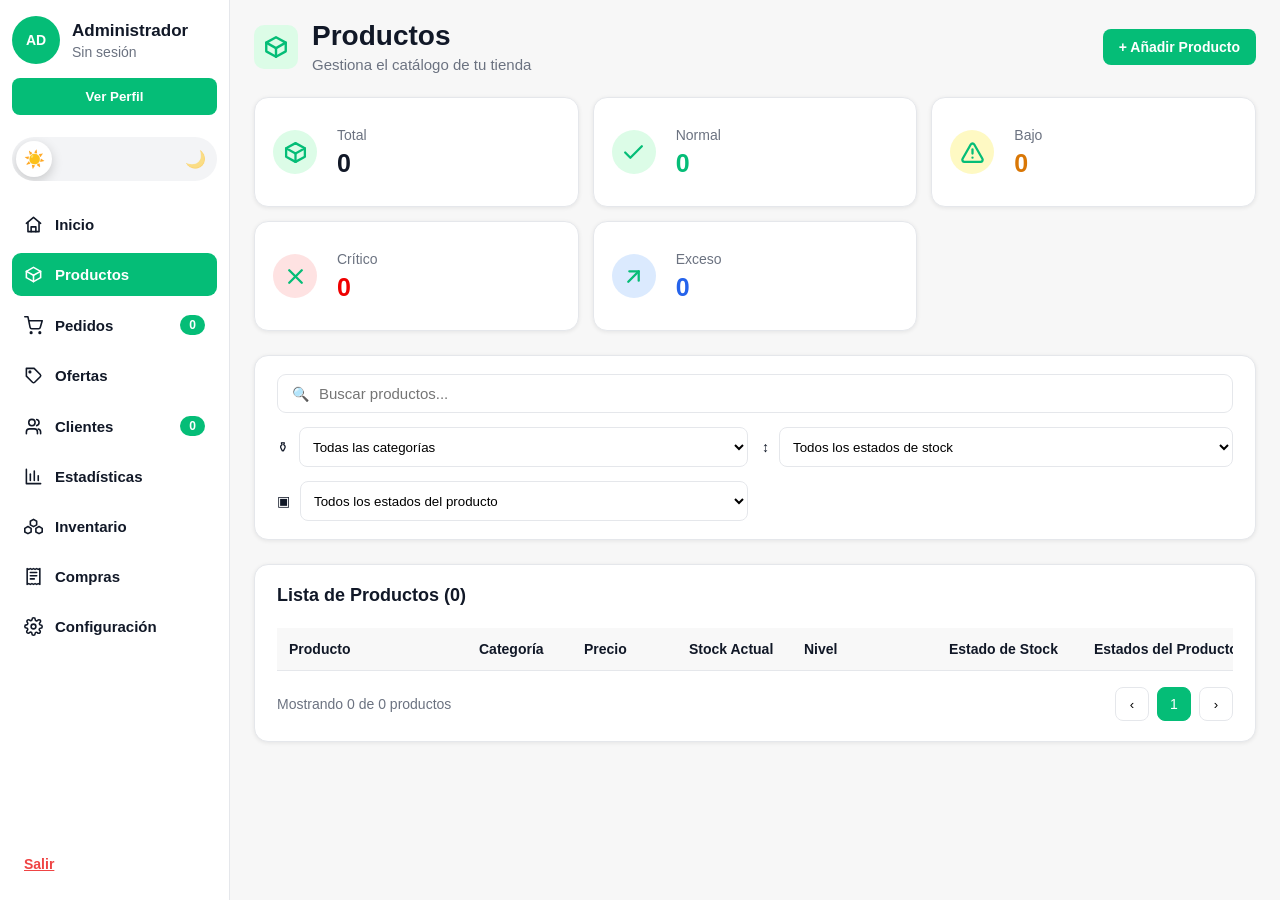
<file: productos.html>
<!DOCTYPE html>
<html lang="es">
<head>
  <meta charset="UTF-8" />
  <meta name="viewport" content="width=device-width, initial-scale=1.0" />
  <title>Productos</title>
  <link rel="stylesheet" href="styles.css" />
</head>
<body>

  <aside class="sidebar">
    <div class="admin-box">
      <div class="avatar" id="adminAvatar">AD</div>

      <div class="admin-info">
        <h3 id="adminName">Administrador</h3>
        <p id="adminEmail">Cargando...</p>
      </div>
    </div>

    <button class="profile-btn" id="openAdminProfile">
      Ver Perfil
    </button>

    <nav class="menu">
      <a href="index.html">⌂ Inicio</a>
      <a href="productos.html" class="active">▣ Productos</a>
      <a href="pedidos.html">
        🛒 Pedidos
        <span class="badge" id="sidebarOrders">0</span>
      </a>
      <a href="ofertas.html">◇ Ofertas</a>
      <a href="clientes.html">
        👥 Clientes
        <span class="badge" id="sidebarClients">0</span>
      </a>
      <a href="estadisticas.html">▥ Estadísticas</a>
      <a href="inventario.html">✤ Inventario</a>
      <a href="compras.html">🧾 Compras</a>
      <a href="configuracion.html">⚙ Configuración</a>
    </nav>

    <a href="store-super-joven/index.html" class="logout-btn">Salir</a>
  </aside>

  <main class="main-content">

    <header class="page-header">
      <div class="title-box">
        <div class="title-icon">▣</div>
        <div>
          <h1>Productos</h1>
          <p>Gestiona el catálogo de tu tienda</p>
        </div>
      </div>

      <button class="primary-btn" id="openAddProduct">
        + Añadir Producto
      </button>
    </header>

    <section class="inventory-summary-grid products-inventory-summary">
      <article class="inventory-card">
        <div class="inventory-icon green-bg">▣</div>
        <div>
          <p>Total</p>
          <h2 id="productsInventoryTotal">0</h2>
        </div>
      </article>

      <article class="inventory-card">
        <div class="inventory-icon green-bg">✓</div>
        <div>
          <p>Normal</p>
          <h2 class="green-text" id="productsInventoryNormal">0</h2>
        </div>
      </article>

      <article class="inventory-card">
        <div class="inventory-icon yellow-bg">⚠</div>
        <div>
          <p>Bajo</p>
          <h2 class="yellow-text" id="productsInventoryLow">0</h2>
        </div>
      </article>

      <article class="inventory-card">
        <div class="inventory-icon red-bg">×</div>
        <div>
          <p>Crítico</p>
          <h2 class="red-text" id="productsInventoryCritical">0</h2>
        </div>
      </article>

      <article class="inventory-card">
        <div class="inventory-icon blue-bg">↗</div>
        <div>
          <p>Exceso</p>
          <h2 class="blue-text" id="productsInventoryExcess">0</h2>
        </div>
      </article>
    </section>

    <section class="filter-panel">
      <div class="search-wide">
        <span>🔍</span>
        <input 
          type="text" 
          id="productSearch" 
          placeholder="Buscar productos..."
        />
      </div>

      <div class="filter-box">
        <span>⚱</span>
        <select id="categoryFilter">
          <option value="all">Todas las categorías</option>
        </select>
      </div>

      <div class="filter-box">
        <span>↕</span>
        <select id="stockStatusFilter">
          <option value="all">Todos los estados de stock</option>
          <option value="Normal">Normal</option>
          <option value="Stock Bajo">Stock Bajo</option>
          <option value="Crítico">Crítico</option>
          <option value="Exceso">Exceso</option>
        </select>
      </div>

      <div class="filter-box product-state-filter">
        <span>▣</span>
        <select id="productStateFilter">
          <option value="all">Todos los estados del producto</option>
          <option value="activo">Activos</option>
          <option value="inactivo">Inactivos</option>
          <option value="destacado">Destacados</option>
          <option value="oferta">En oferta</option>
          <option value="proveedor">Con proveedor</option>
          <option value="sin_proveedor">Sin proveedor</option>
        </select>
      </div>
    </section>

    <section class="panel">
      <h2>Lista de Productos (<span id="productsTotal">0</span>)</h2>

      <div class="table-wrapper products-table-wrapper">
        <table>
          <thead>
            <tr>
              <th>Producto</th>
              <th>Categoría</th>
              <th>Precio</th>
              <th>Stock Actual</th>
              <th>Nivel</th>
              <th>Estado de Stock</th>
              <th>Estados del Producto</th>
              <th>Acciones</th>
            </tr>
          </thead>

          <tbody id="productsTable"></tbody>
        </table>
      </div>

      <div class="table-footer">
        <p id="productsCounter">Mostrando 0 de 0 productos</p>

        <div class="pagination">
          <button id="prevPage">‹</button>
          <span id="currentPage">1</span>
          <button id="nextPage">›</button>
        </div>
      </div>
    </section>

  </main>

  <div class="modal-overlay" id="productModal">
    <div class="modal product-modal">
      <button class="close-modal" id="closeProductModal">×</button>

      <h2 id="modalTitle">Añadir Producto</h2>
      <p class="modal-subtitle">Completa la información del producto</p>

      <form id="productForm">

        <label>
          Nombre del producto
          <input type="text" id="productName" required />
        </label>

        <label>
          Categoría
          <select id="productCategory">
            <option value="">Sin categoría</option>
          </select>
        </label>

        <label>
          Precio
          <input type="number" id="productPrice" step="0.01" min="0" required />
        </label>

        <div class="product-stock-settings">
          <label>
            Stock actual
            <input type="number" id="productStock" min="0" required />
          </label>

          <label>
            Stock mínimo
            <input type="number" id="productMinStock" min="0" value="10" required />
          </label>

          <label>
            Stock máximo
            <input type="number" id="productMaxStock" min="1" value="100" required />
          </label>
        </div>

        <div class="form-section-title">
          Estado del producto
        </div>

        <div class="product-status-grid">
          <label>
            Destacado
            <select id="productFeatured">
              <option value="false">No</option>
              <option value="true">Sí</option>
            </select>
          </label>

          <label>
            En oferta
            <select id="productOffer">
              <option value="false">No</option>
              <option value="true">Sí</option>
            </select>
          </label>

          <label>
            Activo para la venta
            <select id="productStatus">
              <option value="activo">Sí</option>
              <option value="inactivo">No</option>
            </select>
          </label>
        </div>

        <div class="modal-actions">
          <button type="button" class="secondary-btn" id="cancelProductModal">
            Cancelar
          </button>
          <button type="submit" class="primary-btn">
            Guardar
          </button>
        </div>

      </form>
    </div>
  </div>

  <div class="modal-overlay" id="adminProfileModal">
    <div class="modal admin-profile-modal">
      <button class="close-modal" id="closeAdminProfile">×</button>

      <div class="admin-profile-header">
        <div class="avatar admin-profile-avatar" id="adminProfileAvatar">AD</div>

        <div>
          <h2 id="adminProfileFullName">Administrador</h2>
          <p id="adminProfileRole">Administrador</p>
        </div>
      </div>

      <p class="modal-subtitle">
        Información personal de la cuenta que está usando el panel.
      </p>

      <div class="admin-profile-grid">
        <label>
          Nombre
          <input type="text" id="adminProfileName" disabled>
        </label>

        <label>
          Apellido
          <input type="text" id="adminProfileLastName" disabled>
        </label>

        <label>
          Documento
          <input type="text" id="adminProfileDocument" disabled>
        </label>

        <label>
          Correo
          <input type="email" id="adminProfileEmail" disabled>
        </label>

        <label>
          Teléfono
          <input type="text" id="adminProfilePhone" disabled>
        </label>

        <label>
          Género
          <input type="text" id="adminProfileGender" disabled>
        </label>

        <label>
          Barrio
          <input type="text" id="adminProfileNeighborhood" disabled>
        </label>

        <label>
          Rol
          <input type="text" id="adminProfileRoleInput" disabled>
        </label>

        <label class="admin-profile-full">
          Dirección
          <textarea id="adminProfileAddress" rows="4" disabled></textarea>
        </label>
      </div>

      <div class="modal-actions">
        <button type="button" class="secondary-btn" id="closeAdminProfileBtn">
          Cerrar
        </button>
      </div>
    </div>
  </div>

  <script src="admin-session.js"></script>
  <script src="productos.js"></script>
</body>
</html>
</file>
<file: styles.css>
* {
  box-sizing: border-box;
  margin: 0;
  padding: 0;
}

body {
  font-family: Arial, Helvetica, sans-serif;
  background: #f7f7f7;
  color: #111827;
}

.sidebar {
  position: fixed;
  left: 0;
  top: 0;
  width: 250px;
  height: 100vh;
  background: #fff;
  border-right: 1px solid #e5e7eb;
  padding: 18px 14px;
  display: flex;
  flex-direction: column;
}

.admin-box {
  display: flex;
  align-items: center;
  gap: 12px;
  margin-bottom: 14px;
}

.avatar {
  width: 48px;
  height: 48px;
  background: #05bd77;
  color: white;
  border-radius: 50%;
  display: grid;
  place-items: center;
  font-weight: bold;
}

.admin-box h3 {
  font-size: 17px;
}

.admin-box p {
  color: #6b7280;
  font-size: 14px;
  margin-top: 3px;
}

.profile-btn,
.primary-btn,
.small-primary {
  background: #05bd77;
  color: white;
  border: none;
  border-radius: 8px;
  font-weight: bold;
  cursor: pointer;
}

.profile-btn {
  padding: 12px;
  margin-bottom: 22px;
}

.menu {
  display: flex;
  flex-direction: column;
  gap: 7px;
}

.menu a {
  text-decoration: none;
  color: #111827;
  font-weight: bold;
  padding: 14px;
  border-radius: 9px;
  display: flex;
  justify-content: space-between;
  align-items: center;
}

.menu a.active,
.menu a:hover {
  background: #05bd77;
  color: white;
}

.badge {
  background: #05bd77;
  color: white;
  font-size: 12px;
  padding: 3px 9px;
  border-radius: 999px;
}

.menu a.active .badge {
  background: rgba(255,255,255,0.25);
}

.logout-btn {
  margin-top: auto;
  background: transparent;
  border: none;
  color: #ef4444;
  font-weight: bold;
  cursor: pointer;
  text-align: left;
  padding: 12px;
}

.main-content {
  margin-left: 250px;
  padding: 24px;
}

.top-header {
  display: flex;
  justify-content: space-between;
  align-items: center;
  margin-bottom: 24px;
}

.top-header h1 {
  font-size: 32px;
}

.search-top {
  background: white;
  border: 1px solid #e5e7eb;
  border-radius: 9px;
  padding: 10px 14px;
  min-width: 280px;
  display: flex;
  gap: 8px;
  align-items: center;
}

.search-top input {
  border: none;
  outline: none;
  width: 100%;
}

.stats-grid {
  display: grid;
  grid-template-columns: repeat(4, 1fr);
  gap: 16px;
  margin-bottom: 24px;
}

.stat-card,
.panel {
  background: white;
  border: 1px solid #e5e7eb;
  border-radius: 14px;
  box-shadow: 0 1px 4px rgba(0,0,0,0.08);
}

.stat-card {
  padding: 28px;
  min-height: 150px;
  display: flex;
  justify-content: space-between;
  align-items: center;
}

.stat-card p {
  color: #6b7280;
  font-size: 14px;
  margin-bottom: 8px;
}

.stat-card h2 {
  color: #05bd77;
  font-size: 33px;
}

.stat-card h2.danger {
  color: #ef4444;
}

.stat-icon {
  width: 48px;
  height: 48px;
  border-radius: 50%;
  display: grid;
  place-items: center;
  font-size: 22px;
  font-weight: bold;
}

.stat-icon.green {
  background: #dcfce7;
  color: #05bd77;
}

.stat-icon.red {
  background: #fee2e2;
  color: #ef4444;
}

.panel {
  padding: 24px;
  margin-bottom: 24px;
}

.panel-header {
  display: flex;
  justify-content: space-between;
  align-items: center;
  margin-bottom: 22px;
}

.panel-header h2,
.panel h2 {
  font-size: 18px;
}

.panel-header.compact {
  margin-bottom: 14px;
}

.primary-btn {
  padding: 11px 18px;
}

.small-primary {
  padding: 9px 16px;
  text-decoration: none;
  font-size: 13px;
}

.table-wrapper {
  width: 100%;
  overflow-x: auto;
}

table {
  width: 100%;
  border-collapse: collapse;
}

thead {
  background: #f8f8f8;
}

th,
td {
  padding: 18px 16px;
  text-align: left;
  border-bottom: 1px solid #e5e7eb;
  font-size: 15px;
}

th {
  font-weight: bold;
}

.empty-row {
  text-align: center;
  color: #6b7280;
  padding: 34px;
}

.action-btn {
  border: none;
  border-radius: 7px;
  padding: 8px 13px;
  color: white;
  cursor: pointer;
  font-weight: bold;
  margin-right: 6px;
}

.edit-btn {
  background: #05bd77;
}

.delete-btn {
  background: #ef0000;
}

.featured-pill {
  background: #bbf7d0;
  color: #05bd77;
  padding: 4px 9px;
  border-radius: 999px;
  font-size: 12px;
  font-weight: bold;
}

.table-footer {
  display: flex;
  justify-content: space-between;
  align-items: center;
  color: #6b7280;
  font-size: 14px;
  margin-top: 16px;
}

.pagination {
  display: flex;
  align-items: center;
  gap: 8px;
}

.pagination button,
.pagination span {
  min-width: 34px;
  height: 34px;
  border: 1px solid #e5e7eb;
  background: white;
  border-radius: 8px;
  cursor: pointer;
  display: grid;
  place-items: center;
}

.pagination span {
  background: #05bd77;
  color: white;
  border-color: #05bd77;
}

.bottom-grid {
  display: grid;
  grid-template-columns: 1fr 1fr 1fr;
  gap: 22px;
}

.small-panel {
  min-height: 260px;
}

.list-empty {
  min-height: 160px;
  display: grid;
  place-items: center;
  color: #6b7280;
  border: 1px dashed #e5e7eb;
  border-radius: 10px;
  margin-top: 20px;
}

.offer-card {
  border: 1px solid #e5e7eb;
  border-radius: 10px;
  padding: 16px;
  margin-top: 12px;
}

.status {
  padding: 5px 9px;
  border-radius: 999px;
  font-size: 12px;
  font-weight: bold;
}

.status.green {
  background: #dcfce7;
  color: #05bd77;
}

.status.yellow {
  background: #fef9c3;
  color: #a16207;
}

.status.blue {
  background: #dbeafe;
  color: #2563eb;
}

.chart-box {
  height: 190px;
  display: flex;
  align-items: end;
  justify-content: space-around;
  gap: 10px;
  padding: 20px 8px 0;
}

.chart-empty {
  height: 100%;
  width: 100%;
  display: grid;
  place-items: center;
  color: #6b7280;
  border: 1px dashed #e5e7eb;
  border-radius: 10px;
}

.bar {
  width: 34px;
  background: #111;
  border-radius: 5px 5px 0 0;
  position: relative;
}

.bar span {
  position: absolute;
  bottom: -24px;
  left: 50%;
  transform: translateX(-50%);
  color: #6b7280;
  font-size: 13px;
}

select,
input {
  font-family: inherit;
}

select {
  border: 1px solid #e5e7eb;
  padding: 9px;
  border-radius: 8px;
  background: white;
}

.modal-overlay {
  position: fixed;
  inset: 0;
  background: rgba(0,0,0,0.55);
  display: none;
  align-items: center;
  justify-content: center;
  z-index: 100;
}

.modal-overlay.show {
  display: flex;
}

.modal {
  width: 430px;
  background: white;
  border-radius: 12px;
  padding: 24px;
  position: relative;
  box-shadow: 0 10px 30px rgba(0,0,0,0.2);
}

.close-modal {
  position: absolute;
  top: 14px;
  right: 16px;
  border: none;
  background: transparent;
  font-size: 24px;
  cursor: pointer;
}

.modal-subtitle {
  color: #6b7280;
  margin: 6px 0 20px;
}

form {
  display: flex;
  flex-direction: column;
  gap: 14px;
}

label {
  display: flex;
  flex-direction: column;
  gap: 6px;
  font-weight: bold;
  font-size: 14px;
}

label input,
label select {
  border: 1px solid #e5e7eb;
  border-radius: 8px;
  padding: 11px;
}

.modal-actions {
  display: flex;
  justify-content: flex-end;
  gap: 10px;
  margin-top: 12px;
}

.secondary-btn {
  border: 1px solid #e5e7eb;
  background: white;
  border-radius: 8px;
  padding: 11px 16px;
  font-weight: bold;
  cursor: pointer;
}

@media (max-width: 1100px) {
  .stats-grid,
  .bottom-grid {
    grid-template-columns: 1fr 1fr;
  }
}

@media (max-width: 780px) {
  .sidebar {
    position: static;
    width: 100%;
    height: auto;
  }

  .main-content {
    margin-left: 0;
  }

  .top-header,
  .table-footer {
    flex-direction: column;
    align-items: flex-start;
    gap: 12px;
  }

  .stats-grid,
  .bottom-grid {
    grid-template-columns: 1fr;
  }

  .search-top {
    width: 100%;
    min-width: auto;
  }
}
.page-header {
  display: flex;
  justify-content: space-between;
  align-items: center;
  margin-bottom: 28px;
}

.title-box {
  display: flex;
  align-items: center;
  gap: 14px;
}

.title-icon {
  width: 44px;
  height: 44px;
  background: #dcfce7;
  color: #05bd77;
  border-radius: 10px;
  display: grid;
  place-items: center;
  font-size: 22px;
  font-weight: bold;
}

.title-box h1 {
  font-size: 30px;
}

.title-box p {
  color: #6b7280;
  margin-top: 4px;
}

.filter-panel {
  background: white;
  border: 1px solid #e5e7eb;
  border-radius: 14px;
  box-shadow: 0 1px 4px rgba(0,0,0,0.08);
  padding: 24px;
  margin-bottom: 24px;
  display: flex;
  gap: 20px;
  align-items: center;
}

.search-wide {
  flex: 1;
  display: flex;
  align-items: center;
  gap: 10px;
  border: 1px solid #e5e7eb;
  border-radius: 9px;
  padding: 12px 14px;
}

.search-wide input {
  border: none;
  outline: none;
  width: 100%;
  font-size: 15px;
}

.filter-box {
  display: flex;
  align-items: center;
  gap: 10px;
}

.filter-box select {
  min-width: 190px;
}

.products-table-wrapper {
  margin-top: 22px;
}

.category-pill {
  display: inline-block;
  border: 1px solid #e5e7eb;
  padding: 4px 9px;
  border-radius: 999px;
  font-size: 12px;
  background: white;
}

.low-stock {
  color: #f59e0b;
  font-weight: bold;
}

.icon-action {
  display: inline-flex;
  align-items: center;
  gap: 6px;
}

@media (max-width: 780px) {
  .page-header,
  .filter-panel {
    flex-direction: column;
    align-items: stretch;
  }

  .title-box {
    align-items: flex-start;
  }

  .filter-box {
    width: 100%;
  }

  .filter-box select {
    width: 100%;
  }
}
.orders-summary-grid {
  display: grid;
  grid-template-columns: repeat(5, 1fr);
  gap: 16px;
  margin-bottom: 24px;
}

.order-summary-card {
  background: white;
  border: 1px solid #e5e7eb;
  border-radius: 14px;
  box-shadow: 0 1px 4px rgba(0,0,0,0.08);
  padding: 28px 22px;
  min-height: 130px;
  display: flex;
  flex-direction: column;
  justify-content: center;
}

.order-summary-card p {
  color: #6b7280;
  font-size: 15px;
  margin-bottom: 8px;
}

.order-summary-card h2 {
  font-size: 28px;
  color: #111827;
}

.green-text {
  color: #05bd77 !important;
}

.yellow-text {
  color: #d97706 !important;
}

.blue-text {
  color: #2563eb !important;
}

.red-text {
  color: #ef0000 !important;
}

.client-cell strong {
  display: block;
  margin-bottom: 4px;
}

.client-cell span {
  color: #6b7280;
  font-size: 14px;
}

.view-btn {
  background: white;
  border: 1px solid #e5e7eb;
  color: #111827;
  border-radius: 8px;
  padding: 8px 14px;
  cursor: pointer;
  font-weight: bold;
}

.view-btn:hover {
  background: #f3f4f6;
}

.order-status-select {
  border: none;
  border-radius: 9px;
  padding: 9px 14px;
  font-weight: bold;
  cursor: pointer;
}

.order-status-select.entregado {
  background: #dcfce7;
  color: #05bd77;
}

.order-status-select.pendiente {
  background: #fef9c3;
  color: #a16207;
}

.order-status-select.en-camino {
  background: #dbeafe;
  color: #2563eb;
}

.order-status-select.cancelado {
  background: #fee2e2;
  color: #dc2626;
}

.order-modal {
  width: 500px;
  max-height: 90vh;
  overflow-y: auto;
}

.modal-section {
  margin-top: 24px;
}

.modal-section h3 {
  font-size: 16px;
  margin-bottom: 12px;
}

.client-info-box {
  background: #fafafa;
  border-radius: 10px;
  padding: 16px;
}

.client-info-box h4 {
  font-size: 17px;
  margin-bottom: 8px;
}

.client-info-box p {
  color: #6b7280;
  margin-top: 6px;
}

.order-products-list {
  border: 1px solid #e5e7eb;
  border-radius: 10px;
  overflow: hidden;
}

.order-product-item {
  display: flex;
  justify-content: space-between;
  gap: 18px;
  padding: 14px;
  border-bottom: 1px solid #e5e7eb;
}

.order-product-item:last-child {
  border-bottom: none;
}

.order-product-item h4 {
  font-size: 15px;
  margin-bottom: 4px;
}

.order-product-item p {
  color: #6b7280;
  font-size: 14px;
}

.order-product-item strong {
  white-space: nowrap;
}

.order-total-row,
.order-info-row {
  display: flex;
  justify-content: space-between;
  align-items: center;
  margin-top: 18px;
}

.order-total-row strong {
  color: #05bd77;
  font-size: 22px;
}

.modal-divider {
  border: none;
  border-top: 1px solid #e5e7eb;
  margin: 22px 0 16px;
}

.empty-products {
  color: #6b7280;
  padding: 18px;
  text-align: center;
}

@media (max-width: 1100px) {
  .orders-summary-grid {
    grid-template-columns: repeat(2, 1fr);
  }
}

@media (max-width: 780px) {
  .orders-summary-grid {
    grid-template-columns: 1fr;
  }

  .order-modal {
    width: 92%;
  }
}
.offers-summary-grid {
  display: grid;
  grid-template-columns: repeat(3, 1fr);
  gap: 18px;
  margin-bottom: 28px;
}

.offer-summary-card {
  background: white;
  border: 1px solid #e5e7eb;
  border-radius: 14px;
  box-shadow: 0 1px 4px rgba(0,0,0,0.08);
  padding: 34px 28px;
  min-height: 130px;
  display: flex;
  align-items: center;
  gap: 22px;
}

.offer-summary-icon {
  width: 52px;
  height: 52px;
  border-radius: 50%;
  display: grid;
  place-items: center;
  font-size: 23px;
  font-weight: bold;
}

.green-bg {
  background: #dcfce7;
  color: #05bd77;
}

.gray-bg {
  background: #f3f4f6;
  color: #6b7280;
}

.offer-summary-card p {
  color: #6b7280;
  font-size: 15px;
  margin-bottom: 6px;
}

.offer-summary-card h2 {
  color: #05bd77;
  font-size: 28px;
}

.offers-section {
  margin-bottom: 28px;
}

.offers-section h2 {
  font-size: 20px;
  margin-bottom: 18px;
}

.offers-grid {
  display: grid;
  grid-template-columns: repeat(3, 1fr);
  gap: 18px;
}

.offer-admin-card {
  background: white;
  border: 1px solid #e5e7eb;
  border-radius: 14px;
  box-shadow: 0 1px 4px rgba(0,0,0,0.08);
  padding: 18px;
  min-height: 230px;
}

.offer-card-top {
  display: flex;
  justify-content: space-between;
  align-items: flex-start;
  gap: 14px;
  margin-bottom: 16px;
}

.offer-card-top h3 {
  font-size: 17px;
  margin-bottom: 8px;
}

.discount-pill {
  background: #fb7185;
  color: white;
  border-radius: 8px;
  padding: 4px 9px;
  font-size: 12px;
  font-weight: bold;
}

.expired-pill {
  border: 1px solid #fb7185;
  color: #fb7185;
  border-radius: 8px;
  padding: 4px 9px;
  font-size: 12px;
  font-weight: bold;
  margin-left: 6px;
}

.offer-toggle {
  position: relative;
  width: 34px;
  height: 18px;
  border: none;
  border-radius: 999px;
  background: #e5e7eb;
  cursor: pointer;
  flex-shrink: 0;
}

.offer-toggle::after {
  content: "";
  position: absolute;
  width: 14px;
  height: 14px;
  top: 2px;
  left: 2px;
  background: white;
  border-radius: 50%;
  transition: 0.2s;
}

.offer-toggle.active {
  background: #6ee7b7;
}

.offer-toggle.active::after {
  left: 18px;
}

.offer-price-row {
  display: flex;
  justify-content: space-between;
  margin: 14px 0;
  color: #9ca3af;
}

.offer-price-row strong {
  color: #05bd77;
  font-size: 22px;
}

.old-price {
  color: #9ca3af;
  text-decoration: line-through;
}

.offer-valid-date {
  display: flex;
  justify-content: space-between;
  color: #9ca3af;
  margin-bottom: 18px;
  font-size: 14px;
}

.offer-valid-date.expired {
  color: #fb7185;
}

.offer-card-actions {
  display: grid;
  grid-template-columns: 1fr 38px;
  gap: 8px;
  border-top: 1px solid #e5e7eb;
  padding-top: 14px;
}

.offer-edit-btn {
  border: 1px solid #e5e7eb;
  background: #fafafa;
  border-radius: 8px;
  padding: 9px;
  font-weight: bold;
  cursor: pointer;
}

.offer-delete-btn {
  border: none;
  background: #ef4444;
  color: white;
  border-radius: 8px;
  cursor: pointer;
}

.empty-offers {
  background: white;
  border: 1px dashed #d1d5db;
  border-radius: 14px;
  padding: 50px;
  color: #6b7280;
  text-align: center;
  grid-column: 1 / -1;
}

.inactive-offer {
  opacity: 0.55;
}

@media (max-width: 1100px) {
  .offers-summary-grid,
  .offers-grid {
    grid-template-columns: 1fr 1fr;
  }
}

@media (max-width: 780px) {
  .offers-summary-grid,
  .offers-grid {
    grid-template-columns: 1fr;
  }
}
.clients-summary-grid {
  display: grid;
  grid-template-columns: repeat(4, 1fr);
  gap: 18px;
  margin-bottom: 24px;
}

.client-summary-card {
  background: white;
  border: 1px solid #e5e7eb;
  border-radius: 14px;
  box-shadow: 0 1px 4px rgba(0,0,0,0.08);
  padding: 30px 28px;
  min-height: 130px;
  display: flex;
  align-items: center;
  gap: 22px;
}

.client-summary-icon {
  width: 52px;
  height: 52px;
  border-radius: 50%;
  display: grid;
  place-items: center;
  font-weight: bold;
  font-size: 22px;
}

.blue-bg {
  background: #dbeafe;
  color: #2563eb;
}

.purple-bg {
  background: #f3e8ff;
  color: #9333ea;
}

.client-summary-card p {
  color: #6b7280;
  margin-bottom: 6px;
}

.client-summary-card h2 {
  color: #111827;
  font-size: 28px;
}

.clients-grid {
  display: grid;
  grid-template-columns: repeat(3, 1fr);
  gap: 18px;
}

.client-card {
  background: white;
  border: 1px solid #e5e7eb;
  border-radius: 14px;
  box-shadow: 0 1px 4px rgba(0,0,0,0.08);
  padding: 18px;
}

.client-card-header {
  display: flex;
  align-items: center;
  gap: 16px;
  padding-bottom: 18px;
  border-bottom: 1px solid #e5e7eb;
}

.client-avatar {
  width: 48px;
  height: 48px;
  background: #05bd77;
  color: white;
  border-radius: 50%;
  display: grid;
  place-items: center;
  font-weight: bold;
}

.client-card-header h3 {
  font-size: 17px;
  margin-bottom: 6px;
}

.client-card-header p {
  color: #6b7280;
  font-size: 14px;
  margin-top: 3px;
}

.client-card-stats {
  display: grid;
  grid-template-columns: 1fr 1fr;
  gap: 18px;
  padding: 18px 0;
}

.client-card-stats p {
  color: #6b7280;
  font-size: 13px;
  margin-bottom: 6px;
}

.client-card-stats strong {
  font-size: 16px;
}

.client-card-stats .money {
  color: #05bd77;
}

.client-card-actions {
  display: grid;
  grid-template-columns: 1fr 38px 38px;
  gap: 8px;
}

.client-view-btn,
.client-edit-btn,
.client-delete-btn {
  border: none;
  border-radius: 8px;
  padding: 10px;
  font-weight: bold;
  cursor: pointer;
}

.client-view-btn {
  background: #fafafa;
  border: 1px solid #e5e7eb;
  color: #111827;
}

.client-edit-btn {
  background: #05bd77;
  color: white;
}

.client-delete-btn {
  background: #ef0000;
  color: white;
}

.empty-clients {
  grid-column: 1 / -1;
  background: white;
  border: 1px dashed #d1d5db;
  border-radius: 14px;
  padding: 55px;
  text-align: center;
  color: #6b7280;
}

textarea {
  font-family: inherit;
  border: 1px solid #e5e7eb;
  border-radius: 8px;
  padding: 11px;
  resize: vertical;
}

.client-detail-modal {
  width: 500px;
  max-height: 90vh;
  overflow-y: auto;
}

.bordered-close {
  border: 1px solid #05bd77;
  color: #05bd77;
  width: 26px;
  height: 26px;
  border-radius: 6px;
  font-size: 18px;
  top: 14px;
  right: 14px;
}

.client-detail-header {
  display: flex;
  align-items: center;
  gap: 18px;
  margin-top: 24px;
}

.client-detail-avatar {
  width: 64px;
  height: 64px;
  background: #05bd77;
  color: white;
  border-radius: 50%;
  display: grid;
  place-items: center;
  font-weight: bold;
  font-size: 20px;
  flex-shrink: 0;
}

.client-detail-header h3 {
  font-size: 22px;
  margin-bottom: 6px;
}

.client-detail-header p {
  color: #6b7280;
  margin-top: 4px;
}

.client-detail-stats {
  display: grid;
  grid-template-columns: repeat(3, 1fr);
  text-align: center;
  background: #fafafa;
  border-radius: 12px;
  margin-top: 26px;
  padding: 20px;
}

.client-detail-stats h3 {
  font-size: 24px;
  margin-bottom: 4px;
}

.client-detail-stats p {
  color: #6b7280;
  font-size: 13px;
}

.client-orders-list {
  border: 1px solid #e5e7eb;
  border-radius: 10px;
  overflow: hidden;
}

.client-order-item {
  display: flex;
  justify-content: space-between;
  align-items: center;
  padding: 14px;
  border-bottom: 1px solid #e5e7eb;
}

.client-order-item:last-child {
  border-bottom: none;
}

.client-order-item h4 {
  font-size: 15px;
  margin-bottom: 4px;
}

.client-order-item small {
  color: #6b7280;
}

.client-order-total {
  text-align: right;
}

.client-order-total strong {
  display: block;
  margin-bottom: 6px;
}

.client-since {
  margin-top: 20px;
  color: #6b7280;
}

.status.red {
  background: #fee2e2;
  color: #dc2626;
}

@media (max-width: 1100px) {
  .clients-summary-grid,
  .clients-grid {
    grid-template-columns: 1fr 1fr;
  }
}

@media (max-width: 780px) {
  .clients-summary-grid,
  .clients-grid {
    grid-template-columns: 1fr;
  }

  .client-detail-modal {
    width: 92%;
  }

  .client-detail-stats {
    grid-template-columns: 1fr;
    gap: 18px;
  }
}
.analytics-summary-grid {
  display: grid;
  grid-template-columns: repeat(4, 1fr);
  gap: 18px;
  margin-bottom: 24px;
}

.analytics-card {
  background: white;
  border: 1px solid #e5e7eb;
  border-radius: 14px;
  box-shadow: 0 1px 4px rgba(0,0,0,0.08);
  padding: 28px;
  min-height: 145px;
  display: flex;
  justify-content: space-between;
  align-items: center;
  gap: 18px;
}

.analytics-card p {
  color: #6b7280;
  font-size: 13px;
  font-weight: bold;
  margin-bottom: 8px;
}

.analytics-card h2 {
  color: #111827;
  font-size: 28px;
  margin-bottom: 8px;
}

.analytics-card small {
  color: #6b7280;
  font-size: 13px;
}

.analytics-icon {
  width: 52px;
  height: 52px;
  border-radius: 50%;
  display: grid;
  place-items: center;
  font-size: 22px;
  font-weight: bold;
  flex-shrink: 0;
}

.analytics-main-grid {
  display: grid;
  grid-template-columns: 2fr 1fr;
  gap: 22px;
  margin-bottom: 24px;
}

.analytics-bottom-grid {
  display: grid;
  grid-template-columns: 1fr 1fr;
  gap: 22px;
}

.analytics-large-panel,
.analytics-side-panel {
  min-height: 360px;
}

.mini-label {
  color: #6b7280;
  font-size: 13px;
}

.analytics-chart,
.monthly-chart {
  height: 270px;
  display: flex;
  align-items: end;
  justify-content: space-around;
  gap: 14px;
  padding: 20px 8px 34px;
  border: 1px dashed #e5e7eb;
  border-radius: 12px;
  margin-top: 18px;
}

.analytics-bar-wrap {
  height: 100%;
  flex: 1;
  max-width: 54px;
  display: flex;
  flex-direction: column;
  justify-content: flex-end;
  align-items: center;
}

.analytics-bar {
  width: 100%;
  min-height: 3px;
  background: #05bd77;
  border-radius: 7px 7px 0 0;
  position: relative;
}

.monthly-chart .analytics-bar {
  background: #111827;
}

.analytics-bar-value {
  position: absolute;
  top: -24px;
  left: 50%;
  transform: translateX(-50%);
  font-size: 12px;
  color: #111827;
  font-weight: bold;
  white-space: nowrap;
}

.analytics-bar-label {
  margin-top: 10px;
  color: #6b7280;
  font-size: 12px;
  text-align: center;
}

.analytics-empty {
  width: 100%;
  height: 100%;
  display: grid;
  place-items: center;
  color: #6b7280;
  text-align: center;
}

.status-chart-box {
  display: grid;
  place-items: center;
  margin: 26px 0;
}

.donut-placeholder {
  width: 180px;
  height: 180px;
  border-radius: 50%;
  display: grid;
  place-items: center;
  background: conic-gradient(
    #22c55e 0% 25%,
    #f59e0b 25% 50%,
    #3b82f6 50% 75%,
    #ef4444 75% 100%
  );
  position: relative;
  box-shadow: inset 0 0 0 1px rgba(0, 0, 0, 0.03);
}

.donut-center {
  width: 108px;
  height: 108px;
  background: white;
  border-radius: 50%;
  display: grid;
  place-items: center;
  text-align: center;
  box-shadow: 0 4px 14px rgba(0, 0, 0, 0.08);
}

.donut-center strong {
  font-size: 30px;
  color: #111827;
  line-height: 1;
}

.donut-center span {
  font-size: 12px;
  color: #6b7280;
  margin-top: -22px;
}

body.dark-theme .donut-center {
  background: #1f2937;
}

body.dark-theme .donut-center strong {
  color: #f9fafb;
}

.status-list {
  display: flex;
  flex-direction: column;
  gap: 12px;
}

.status-list-item {
  display: flex;
  justify-content: space-between;
  align-items: center;
  gap: 12px;
}

.status-list-left {
  display: flex;
  align-items: center;
  gap: 8px;
}

.status-dot {
  width: 10px;
  height: 10px;
  border-radius: 50%;
}

.dot-green {
  background: #05bd77;
}

.dot-yellow {
  background: #d97706;
}

.dot-blue {
  background: #2563eb;
}

.dot-red {
  background: #ef4444;
}

.status-list-item strong {
  font-size: 15px;
}

.top-products-list {
  margin-top: 18px;
  border: 1px solid #e5e7eb;
  border-radius: 12px;
  overflow: hidden;
}

.top-product-item {
  display: grid;
  grid-template-columns: 42px 1fr auto;
  gap: 14px;
  align-items: center;
  padding: 16px;
  border-bottom: 1px solid #e5e7eb;
}

.top-product-item:last-child {
  border-bottom: none;
}

.top-product-rank {
  width: 32px;
  height: 32px;
  border-radius: 50%;
  background: #dcfce7;
  color: #05bd77;
  display: grid;
  place-items: center;
  font-weight: bold;
}

.top-product-info h3 {
  font-size: 15px;
  margin-bottom: 4px;
}

.top-product-info p {
  color: #6b7280;
  font-size: 13px;
}

.top-product-sales {
  text-align: right;
}

.top-product-sales strong {
  color: #05bd77;
}

@media (max-width: 1100px) {
  .analytics-summary-grid {
    grid-template-columns: 1fr 1fr;
  }

  .analytics-main-grid,
  .analytics-bottom-grid {
    grid-template-columns: 1fr;
  }
}

@media (max-width: 780px) {
  .analytics-summary-grid {
    grid-template-columns: 1fr;
  }

  .analytics-card {
    align-items: flex-start;
  }
}
.inventory-summary-grid {
  display: grid;
  grid-template-columns: repeat(5, 1fr);
  gap: 18px;
  margin-bottom: 24px;
}

.inventory-card {
  background: white;
  border: 1px solid #e5e7eb;
  border-radius: 14px;
  box-shadow: 0 1px 4px rgba(0,0,0,0.08);
  padding: 28px 22px;
  min-height: 125px;
  display: flex;
  align-items: center;
  gap: 20px;
}

.inventory-icon {
  width: 48px;
  height: 48px;
  border-radius: 50%;
  display: grid;
  place-items: center;
  font-weight: bold;
  font-size: 20px;
}

.yellow-bg {
  background: #fef9c3;
  color: #d97706;
}

.red-bg {
  background: #fee2e2;
  color: #ef4444;
}

.inventory-card p {
  color: #6b7280;
  margin-bottom: 6px;
}

.inventory-card h2 {
  font-size: 27px;
}

.inventory-alert {
  background: #fffbeb;
  border: 1px solid #fde68a;
  color: #92400e;
  border-radius: 14px;
  padding: 24px;
  margin-bottom: 24px;
}

.inventory-alert strong {
  display: block;
  font-size: 17px;
  margin-bottom: 8px;
}

.inventory-alert.hidden {
  display: none;
}

.product-stock-cell strong {
  font-size: 26px;
  margin-right: 5px;
}

.product-stock-cell span {
  color: #6b7280;
}

.product-meta {
  color: #6b7280;
  font-size: 13px;
  margin-top: 4px;
}

.stock-level-wrap {
  min-width: 160px;
}

.stock-bar-bg {
  height: 8px;
  background: #d1fae5;
  border-radius: 999px;
  overflow: hidden;
  margin-bottom: 7px;
}

.stock-bar-fill {
  height: 100%;
  background: #05bd77;
  border-radius: 999px;
  transition: width 0.2s ease;
}

.stock-bar-fill.low {
  background: #f59e0b;
}

.stock-bar-fill.critical {
  background: #ef4444;
}

.stock-bar-fill.excess {
  background: #2563eb;
}

.stock-level-wrap small {
  color: #6b7280;
}

.inventory-status {
  display: inline-flex;
  align-items: center;
  gap: 6px;
  border-radius: 999px;
  padding: 6px 11px;
  font-size: 12px;
  font-weight: bold;
}

.inventory-status.normal {
  background: #dcfce7;
  color: #05bd77;
}

.inventory-status.low {
  background: #fef9c3;
  color: #a16207;
}

.inventory-status.critical {
  background: #fee2e2;
  color: #dc2626;
}

.inventory-status.excess {
  background: #dbeafe;
  color: #2563eb;
}

.adjust-stock-btn {
  background: #05bd77;
  color: white;
  border: none;
  border-radius: 8px;
  padding: 10px 15px;
  font-weight: bold;
  cursor: pointer;
}

.adjust-stock-btn:hover {
  background: #04a96a;
}

.stock-modal {
  width: 440px;
}

.stock-current-box {
  background: #fafafa;
  border-radius: 12px;
  padding: 20px;
  margin: 22px 0;
}

.stock-current-box p {
  color: #6b7280;
  margin-bottom: 8px;
}

.stock-current-box h3 {
  font-size: 28px;
  text-align: right;
}

.stock-minmax {
  display: flex;
  justify-content: space-between;
  color: #6b7280;
  margin-top: 14px;
}

.form-label {
  font-weight: bold;
  margin-bottom: 8px;
}

.stock-adjust-type {
  display: grid;
  grid-template-columns: 1fr 1fr;
  gap: 8px;
}

.adjust-type-btn {
  border: 1px solid #e5e7eb;
  background: white;
  border-radius: 8px;
  padding: 11px;
  font-weight: bold;
  cursor: pointer;
}

.adjust-type-btn.active {
  background: #05bd77;
  color: white;
  border-color: #05bd77;
}

@media (max-width: 1100px) {
  .inventory-summary-grid {
    grid-template-columns: repeat(2, 1fr);
  }
}

@media (max-width: 780px) {
  .inventory-summary-grid {
    grid-template-columns: 1fr;
  }

  .stock-modal {
    width: 92%;
  }
}
.config-tabs {
  background: #fafafa;
  border-radius: 12px;
  display: grid;
  grid-template-columns: repeat(4, 1fr);
  gap: 0;
  margin-bottom: 24px;
  padding: 4px;
}

.config-tab {
  border: none;
  background: transparent;
  padding: 12px;
  border-radius: 9px;
  font-weight: bold;
  cursor: pointer;
}

.config-tab.active {
  background: white;
  border: 1px solid #e5e7eb;
  box-shadow: 0 1px 3px rgba(0,0,0,0.06);
}

.config-content {
  display: none;
}

.config-content.active {
  display: block;
}

.config-description {
  color: #6b7280;
  margin: 6px 0 22px;
}

.config-form-grid {
  display: grid;
  gap: 18px;
  margin-bottom: 18px;
}

.two-columns {
  grid-template-columns: repeat(2, 1fr);
}

.three-columns {
  grid-template-columns: repeat(3, 1fr);
}

.full-label {
  margin-top: 18px;
}

.switch-list {
  display: flex;
  flex-direction: column;
  gap: 14px;
  margin-top: 24px;
}

.switch-row,
.security-row {
  border: 1px solid #e5e7eb;
  border-radius: 12px;
  padding: 16px;
  display: flex;
  justify-content: space-between;
  align-items: center;
  gap: 18px;
}

.switch-row h3,
.security-row h3 {
  font-size: 16px;
  margin-bottom: 5px;
}

.switch-row p,
.security-row p {
  color: #6b7280;
  font-size: 14px;
}

.config-switch {
  width: 34px;
  height: 18px;
  border: none;
  background: #e5e7eb;
  border-radius: 999px;
  cursor: pointer;
  position: relative;
  flex-shrink: 0;
}

.config-switch::after {
  content: "";
  width: 14px;
  height: 14px;
  background: white;
  border-radius: 50%;
  position: absolute;
  top: 2px;
  left: 2px;
  transition: 0.2s ease;
}

.config-switch.active {
  background: #05bd77;
}

.config-switch.active::after {
  left: 18px;
}

.appearance-options {
  display: flex;
  flex-direction: column;
  gap: 18px;
  max-width: 240px;
}

.compact-switch {
  margin-top: 28px;
}

.security-list {
  display: flex;
  flex-direction: column;
  gap: 14px;
  margin-top: 24px;
}

.save-toast {
  position: fixed;
  right: 24px;
  bottom: 24px;
  background: #05bd77;
  color: white;
  padding: 14px 18px;
  border-radius: 10px;
  font-weight: bold;
  box-shadow: 0 8px 22px rgba(0,0,0,0.2);
  z-index: 300;
}

body.dark-theme {
  background: #111827;
  color: #f9fafb;
}

body.dark-theme .sidebar,
body.dark-theme .panel,
body.dark-theme .filter-panel,
body.dark-theme .stat-card,
body.dark-theme .analytics-card,
body.dark-theme .client-card,
body.dark-theme .inventory-card,
body.dark-theme .offer-admin-card,
body.dark-theme .order-summary-card,
body.dark-theme .client-summary-card,
body.dark-theme .offer-summary-card {
  background: #1f2937;
  color: #f9fafb;
  border-color: #374151;
}

body.dark-theme input,
body.dark-theme textarea,
body.dark-theme select,
body.dark-theme .search-wide,
body.dark-theme .search-top {
  background: #111827;
  color: #f9fafb;
  border-color: #374151;
}

body.dark-theme .menu a {
  color: #f9fafb;
}

body.dark-theme thead {
  background: #111827;
}

body.dark-theme th,
body.dark-theme td {
  border-color: #374151;
}

body.compact-mode .panel,
body.compact-mode .stat-card,
body.compact-mode .analytics-card,
body.compact-mode .client-card,
body.compact-mode .inventory-card,
body.compact-mode .offer-admin-card {
  padding: 14px;
}

body.compact-mode th,
body.compact-mode td {
  padding: 10px;
}

body.color-blue .primary-btn,
body.color-blue .profile-btn,
body.color-blue .menu a.active,
body.color-blue .small-primary,
body.color-blue .adjust-stock-btn,
body.color-blue .config-switch.active {
  background: #2563eb;
}

body.color-purple .primary-btn,
body.color-purple .profile-btn,
body.color-purple .menu a.active,
body.color-purple .small-primary,
body.color-purple .adjust-stock-btn,
body.color-purple .config-switch.active {
  background: #9333ea;
}

body.color-red .primary-btn,
body.color-red .profile-btn,
body.color-red .menu a.active,
body.color-red .small-primary,
body.color-red .adjust-stock-btn,
body.color-red .config-switch.active {
  background: #ef4444;
}

body.color-blue .title-icon,
body.color-blue .avatar,
body.color-blue .green-bg {
  background: #dbeafe;
  color: #2563eb;
}

body.color-purple .title-icon,
body.color-purple .avatar,
body.color-purple .green-bg {
  background: #f3e8ff;
  color: #9333ea;
}

body.color-red .title-icon,
body.color-red .avatar,
body.color-red .green-bg {
  background: #fee2e2;
  color: #ef4444;
}

@media (max-width: 900px) {
  .config-tabs {
    grid-template-columns: 1fr 1fr;
  }

  .two-columns,
  .three-columns {
    grid-template-columns: 1fr;
  }
}

@media (max-width: 600px) {
  .config-tabs {
    grid-template-columns: 1fr;
  }

  .switch-row,
  .security-row {
    flex-direction: column;
    align-items: flex-start;
  }
}
.purchases-summary-grid {
  display: grid;
  grid-template-columns: repeat(5, 1fr);
  gap: 18px;
  margin-bottom: 24px;
}

.purchase-summary-card {
  background: white;
  border: 1px solid #e5e7eb;
  border-radius: 14px;
  box-shadow: 0 1px 4px rgba(0,0,0,0.08);
  padding: 24px 20px;
  min-height: 125px;
  display: flex;
  align-items: center;
  gap: 18px;
}

.purchase-summary-icon {
  width: 48px;
  height: 48px;
  border-radius: 50%;
  display: grid;
  place-items: center;
  font-size: 20px;
  font-weight: bold;
}

.purchase-summary-card p {
  color: #6b7280;
  margin-bottom: 6px;
}

.purchase-summary-card h2 {
  font-size: 25px;
}

.purchase-modal {
  width: 760px;
  max-height: 90vh;
  overflow-y: auto;
}

.purchase-form-grid {
  display: grid;
  grid-template-columns: 1fr 1fr;
  gap: 16px;
}

.purchase-items-header {
  display: flex;
  justify-content: space-between;
  align-items: center;
  margin: 24px 0 14px;
  gap: 12px;
}

.purchase-items-builder {
  display: flex;
  flex-direction: column;
  gap: 12px;
}

.purchase-item-row {
  display: grid;
  grid-template-columns: 2fr 1fr 1fr 48px;
  gap: 10px;
  align-items: end;
  background: #fafafa;
  border: 1px solid #e5e7eb;
  border-radius: 12px;
  padding: 12px;
}

.purchase-item-row label {
  margin-bottom: 0;
}

.purchase-item-row input {
  width: 100%;
}

.remove-purchase-item {
  border: none;
  background: #ef4444;
  color: white;
  border-radius: 8px;
  height: 42px;
  cursor: pointer;
  font-weight: bold;
}

.remove-purchase-item:hover {
  background: #dc2626;
}

.purchase-total-box {
  display: flex;
  justify-content: space-between;
  align-items: center;
  background: #f9fafb;
  border-radius: 12px;
  padding: 16px 18px;
  margin-top: 18px;
}

.purchase-total-box span {
  color: #6b7280;
}

.purchase-total-box strong {
  color: #05bd77;
  font-size: 24px;
}

.purchase-detail-modal {
  width: 720px;
  max-height: 90vh;
  overflow-y: auto;
}

.purchase-detail-grid {
  display: grid;
  grid-template-columns: repeat(2, 1fr);
  gap: 16px;
  margin: 24px 0;
}

.purchase-detail-grid > div {
  background: #fafafa;
  border-radius: 12px;
  padding: 14px;
}

.purchase-detail-grid p {
  color: #6b7280;
  font-size: 13px;
  margin-bottom: 6px;
}

.purchase-detail-grid h3 {
  font-size: 18px;
}

.purchase-items-table {
  border: 1px solid #e5e7eb;
  border-radius: 12px;
  overflow: hidden;
}

.purchase-detail-row {
  display: grid;
  grid-template-columns: 2fr 1fr 1fr 1fr;
  gap: 12px;
  padding: 14px 16px;
  border-bottom: 1px solid #e5e7eb;
  align-items: center;
}

.purchase-detail-row:last-child {
  border-bottom: none;
}

.purchase-detail-row.header {
  background: #f9fafb;
  font-weight: bold;
}

.purchase-detail-notes {
  margin-top: 22px;
  background: #fafafa;
  border-radius: 12px;
  padding: 16px;
}

.purchase-detail-notes h3 {
  margin-bottom: 10px;
}

.purchase-detail-notes p {
  color: #6b7280;
}

.purchase-detail-total {
  margin-top: 22px;
  display: flex;
  justify-content: space-between;
  align-items: center;
  background: #ecfdf5;
  border: 1px solid #d1fae5;
  border-radius: 12px;
  padding: 18px;
}

.purchase-detail-total span {
  color: #065f46;
  font-weight: bold;
}

.purchase-detail-total strong {
  font-size: 26px;
  color: #05bd77;
}

.purchase-empty {
  background: white;
  border: 1px dashed #d1d5db;
  border-radius: 12px;
  padding: 16px;
  text-align: center;
  color: #6b7280;
}

.purchase-products-meta {
  color: #6b7280;
  font-size: 13px;
}

.status.gray {
  background: #f3f4f6;
  color: #4b5563;
}

@media (max-width: 1200px) {
  .purchases-summary-grid {
    grid-template-columns: repeat(2, 1fr);
  }
}

@media (max-width: 900px) {
  .purchase-form-grid,
  .purchase-detail-grid {
    grid-template-columns: 1fr;
  }

  .purchase-item-row,
  .purchase-detail-row {
    grid-template-columns: 1fr;
  }

  .purchase-modal,
  .purchase-detail-modal {
    width: 92%;
  }
}

@media (max-width: 700px) {
  .purchases-summary-grid {
    grid-template-columns: 1fr;
  }

  .purchase-items-header {
    flex-direction: column;
    align-items: flex-start;
  }
}
.product-modal {
  width: 520px;
  max-height: 90vh;
  overflow-y: auto;
}

.form-section-title {
  margin-top: 10px;
  padding-top: 14px;
  border-top: 1px solid #e5e7eb;
  font-weight: bold;
  color: #111827;
  font-size: 15px;
}

.product-status-grid {
  display: grid;
  grid-template-columns: 1fr;
  gap: 14px;
}

.product-status-grid label {
  background: #fafafa;
  border: 1px solid #e5e7eb;
  border-radius: 10px;
  padding: 12px;
}

.product-status-grid select {
  width: 100%;
}

@media (max-width: 600px) {
  .product-modal {
    width: 92%;
  }
}
.client-form-modal {
  width: 620px;
  max-height: 90vh;
  overflow-y: auto;
}

.client-form-grid {
  display: grid;
  grid-template-columns: 1fr 1fr;
  gap: 14px;
}

.client-form-grid label {
  margin-bottom: 0;
}

.client-form-modal textarea {
  width: 100%;
}

.client-card-extra {
  padding: 14px 0 0;
  color: #6b7280;
  font-size: 14px;
}

.client-card-extra p {
  margin-top: 6px;
}

.client-card-header > div:last-child {
  min-width: 0;
}

.client-card-header h3,
.client-card-header p {
  overflow-wrap: anywhere;
}

.client-detail-header > div:last-child {
  min-width: 0;
}

.client-detail-header p {
  overflow-wrap: anywhere;
}

@media (max-width: 700px) {
  .client-form-modal {
    width: 92%;
  }

  .client-form-grid {
    grid-template-columns: 1fr;
  }
}
.provider-pill {
  background: #dbeafe;
  color: #2563eb;
}

.status.gray {
  background: #f3f4f6;
  color: #4b5563;
}

.product-status-grid {
  display: grid;
  grid-template-columns: 1fr;
  gap: 14px;
}

.product-status-grid label {
  background: #fafafa;
  border: 1px solid #e5e7eb;
  border-radius: 10px;
  padding: 12px;
}

.product-status-grid select {
  width: 100%;
}
.provider-pill {
  background: #dbeafe;
  color: #2563eb;
}

.status.gray {
  background: #f3f4f6;
  color: #4b5563;
}
.purchase-item-row select {
  width: 100%;
  border: 1px solid #e5e7eb;
  border-radius: 8px;
  padding: 11px;
  background: white;
}

.purchase-item-cost[readonly] {
  background: #f3f4f6;
  color: #6b7280;
  cursor: not-allowed;
}

.action-buttons {
  display: flex;
  gap: 6px;
  flex-wrap: wrap;
}

.small-secondary,
.small-danger {
  border: none;
  border-radius: 8px;
  padding: 9px 12px;
  font-weight: bold;
  cursor: pointer;
}

.small-secondary {
  background: #f3f4f6;
  color: #111827;
  border: 1px solid #e5e7eb;
}

.small-danger {
  background: #ef4444;
  color: white;
}
.purchase-item-row {
  grid-template-columns: 2fr 1fr 1fr 48px;
}

.purchase-item-row select {
  width: 100%;
  border: 1px solid #e5e7eb;
  border-radius: 8px;
  padding: 11px;
  background: white;
}

.purchase-item-cost[readonly] {
  background: #f3f4f6;
  color: #6b7280;
  cursor: not-allowed;
}

.new-product-fields {
  grid-column: 1 / -1;
  display: grid;
  grid-template-columns: 2fr 1fr 1fr;
  gap: 10px;
  background: #ffffff;
  border: 1px dashed #d1d5db;
  border-radius: 10px;
  padding: 12px;
  margin-top: 4px;
}

.new-product-fields.hidden {
  display: none;
}

.action-buttons {
  display: flex;
  gap: 6px;
  flex-wrap: wrap;
}

.small-secondary,
.small-danger {
  border: none;
  border-radius: 8px;
  padding: 9px 12px;
  font-weight: bold;
  cursor: pointer;
}

.small-secondary {
  background: #f3f4f6;
  color: #111827;
  border: 1px solid #e5e7eb;
}

.small-danger {
  background: #ef4444;
  color: white;
}

@media (max-width: 900px) {
  .new-product-fields {
    grid-template-columns: 1fr;
  }
}
.admin-info {
  min-width: 0;
}

.admin-info p {
  max-width: 165px;
  overflow: hidden;
  text-overflow: ellipsis;
  white-space: nowrap;
}

.admin-profile-modal {
  width: 680px;
  max-width: 94%;
  max-height: 92vh;
  overflow-y: auto;
}

.admin-profile-header {
  display: flex;
  align-items: center;
  gap: 16px;
  margin: 12px 0 18px;
}

.admin-profile-avatar {
  width: 64px;
  height: 64px;
  font-size: 21px;
  flex-shrink: 0;
}

.admin-profile-header h2 {
  margin-bottom: 6px;
  font-size: 26px;
}

.admin-profile-header p {
  color: #6b7280;
  font-weight: bold;
}

.admin-profile-grid {
  display: grid;
  grid-template-columns: 1fr 1fr;
  gap: 14px;
}

.admin-profile-grid label {
  margin-bottom: 0;
}

.admin-profile-grid input,
.admin-profile-grid textarea {
  width: 100%;
  border: 1px solid #e5e7eb;
  border-radius: 8px;
  padding: 11px;
  background: #f9fafb;
  color: #374151;
}

.admin-profile-grid textarea {
  resize: vertical;
  font-family: inherit;
}

.admin-profile-full {
  grid-column: 1 / -1;
}

body.dark-theme .admin-profile-grid input,
body.dark-theme .admin-profile-grid textarea {
  background: #111827;
  color: #f9fafb;
  border-color: #374151;
}

@media (max-width: 700px) {
  .admin-profile-grid {
    grid-template-columns: 1fr;
  }

  .admin-profile-full {
    grid-column: auto;
  }
}
/* Resumen y niveles de inventario dentro de Productos */
.products-inventory-summary {
  margin-bottom: 24px;
}

.product-stock-settings {
  display: grid;
  grid-template-columns: repeat(3, 1fr);
  gap: 14px;
}

.product-stock-settings label {
  background: #fafafa;
  border: 1px solid #e5e7eb;
  border-radius: 10px;
  padding: 12px;
  margin-bottom: 0;
}

.product-stock-settings input {
  width: 100%;
}

@media (max-width: 700px) {
  .product-stock-settings {
    grid-template-columns: 1fr;
  }
}
/* =========================================================
   PRODUCTOS - VISTA COMPACTA ESTABLE
   Botones juntos y tabla sin espacios exagerados
========================================================= */

body {
  font-size: 14px;
}

.sidebar {
  width: 230px;
  padding: 16px 12px;
}

.main-content {
  margin-left: 230px;
  padding: 20px 24px;
}

.menu a {
  padding: 12px;
  font-size: 15px;
}

.profile-btn {
  padding: 11px;
}

.page-header {
  margin-bottom: 24px;
}

.title-box h1 {
  font-size: 28px;
}

.title-box p {
  font-size: 15px;
}

.primary-btn {
  padding: 10px 16px;
  font-size: 14px;
}

/* Tarjetas superiores */
.inventory-summary-grid,
.products-inventory-summary {
  grid-template-columns: repeat(5, minmax(150px, 1fr));
  gap: 14px;
}

.inventory-card {
  padding: 22px 18px;
  min-height: 110px;
}

.inventory-card h2 {
  font-size: 25px;
}

.inventory-card p {
  font-size: 14px;
}

.inventory-icon {
  width: 44px;
  height: 44px;
  font-size: 18px;
}

/* Filtros */
.filter-panel {
  display: grid;
  grid-template-columns: 1fr 210px 230px;
  gap: 14px;
  align-items: center;
  padding: 18px 22px;
}

.search-wide {
  padding: 10px 14px;
}

.filter-box {
  width: 100%;
}

.filter-box select {
  width: 100%;
  min-width: 0;
  height: 40px;
}

/* Panel */
.panel {
  padding: 20px 22px;
}

.panel h2 {
  font-size: 18px;
}

/* Tabla compacta */
.products-table-wrapper {
  overflow-x: auto;
}

.products-table-wrapper table {
  width: 100%;
  min-width: 1180px;
  table-layout: auto;
}

th,
td {
  padding: 13px 12px;
  font-size: 14px;
  vertical-align: middle;
}

/* Producto */
.products-table-wrapper th:nth-child(1),
.products-table-wrapper td:nth-child(1) {
  min-width: 190px;
}

/* Categoría */
.products-table-wrapper th:nth-child(2),
.products-table-wrapper td:nth-child(2) {
  min-width: 105px;
}

/* Precio */
.products-table-wrapper th:nth-child(3),
.products-table-wrapper td:nth-child(3) {
  min-width: 105px;
  white-space: nowrap;
}

/* Stock actual */
.products-table-wrapper th:nth-child(4),
.products-table-wrapper td:nth-child(4) {
  min-width: 115px;
}

/* Nivel */
.products-table-wrapper th:nth-child(5),
.products-table-wrapper td:nth-child(5) {
  min-width: 145px;
}

/* Estado de stock */
.products-table-wrapper th:nth-child(6),
.products-table-wrapper td:nth-child(6) {
  min-width: 145px;
}

/* Estados del producto */
.products-table-wrapper th:nth-child(7),
.products-table-wrapper td:nth-child(7) {
  min-width: 200px;
}

/* Acciones compactas */
.products-table-wrapper th:last-child,
.products-table-wrapper td:last-child {
  min-width: 175px;
  width: 175px;
}

/* Stock */
.product-stock-cell strong {
  font-size: 23px;
}

.product-stock-cell span,
.product-meta,
.stock-level-wrap small {
  font-size: 12px;
}

.stock-level-wrap {
  min-width: 130px;
  max-width: 150px;
}

.stock-bar-bg {
  height: 7px;
}

/* Badges */
.inventory-status,
.featured-pill,
.status,
.category-pill {
  font-size: 11px;
  padding: 4px 8px;
  white-space: nowrap;
}

td:nth-child(7) {
  display: table-cell;
}

td:nth-child(7) .featured-pill,
td:nth-child(7) .status {
  display: inline-block;
  margin: 2px 2px 2px 0;
}

/* Botones juntos y compactos */
.action-buttons {
  display: flex;
  flex-direction: row;
  gap: 6px;
  align-items: center;
  justify-content: flex-start;
  flex-wrap: nowrap;
}

.action-btn {
  margin-right: 0;
  padding: 8px 10px;
  font-size: 12px;
  white-space: nowrap;
}

/* Responsive medio */
@media (max-width: 1300px) {
  .inventory-summary-grid,
  .products-inventory-summary {
    grid-template-columns: repeat(3, minmax(160px, 1fr));
  }

  .filter-panel {
    grid-template-columns: 1fr 1fr;
  }

  .search-wide {
    grid-column: 1 / -1;
  }

  .products-table-wrapper table {
    min-width: 1150px;
  }
}

/* Responsive pequeño */
@media (max-width: 900px) {
  .sidebar {
    position: static;
    width: 100%;
    height: auto;
  }

  .main-content {
    margin-left: 0;
    padding: 18px;
  }

  .inventory-summary-grid,
  .products-inventory-summary {
    grid-template-columns: 1fr 1fr;
  }

  .filter-panel {
    grid-template-columns: 1fr;
  }

  .filter-box,
  .filter-box select {
    width: 100%;
  }

  .products-table-wrapper table {
    min-width: 1080px;
  }
}

/* Celular */
@media (max-width: 600px) {
  .inventory-summary-grid,
  .products-inventory-summary {
    grid-template-columns: 1fr;
  }

  .title-box h1 {
    font-size: 24px;
  }

  .page-header {
    flex-direction: column;
    align-items: stretch;
    gap: 16px;
  }

  .primary-btn {
    width: 100%;
  }
}
.donut-placeholder {
  width: 180px;
  height: 180px;
  border-radius: 50%;
  display: grid;
  place-items: center;
  background: conic-gradient(
    #22c55e 0% 25%,
    #f59e0b 25% 50%,
    #3b82f6 50% 75%,
    #ef4444 75% 100%
  );
  position: relative;
  box-shadow: inset 0 0 0 1px rgba(0, 0, 0, 0.03);
}

.donut-center {
  width: 108px;
  height: 108px;
  background: white;
  border-radius: 50%;
  display: grid;
  place-items: center;
  text-align: center;
  box-shadow: 0 4px 14px rgba(0, 0, 0, 0.08);
}

.donut-center strong {
  font-size: 30px;
  color: #111827;
  line-height: 1;
}

.donut-center span {
  font-size: 12px;
  color: #6b7280;
  margin-top: -22px;
}

body.dark-theme .donut-center {
  background: #1f2937;
}

body.dark-theme .donut-center strong {
  color: #f9fafb;
}
/* =========================================================
   BOTÓN MODO OSCURO / CLARO ADMIN
========================================================= */

.theme-toggle-admin {
  width: 100%;
  height: 44px;
  border: none;
  border-radius: 999px;
  background: #f3f4f6;
  margin: 0 0 22px;
  padding: 4px;
  position: relative;
  cursor: pointer;
  display: flex;
  align-items: center;
  justify-content: space-between;
  overflow: hidden;
  transition: background 0.25s ease, box-shadow 0.25s ease;
}

.theme-toggle-admin:hover {
  box-shadow: 0 4px 14px rgba(0, 0, 0, 0.12);
}

.theme-toggle-icon {
  width: 36px;
  height: 36px;
  display: grid;
  place-items: center;
  font-size: 17px;
  z-index: 2;
  pointer-events: none;
}

.theme-toggle-thumb {
  position: absolute;
  left: 4px;
  top: 4px;
  width: 36px;
  height: 36px;
  border-radius: 50%;
  background: white;
  box-shadow: 0 4px 12px rgba(0, 0, 0, 0.18);
  transition: transform 0.28s ease, background 0.28s ease;
  z-index: 1;
}

.theme-toggle-admin.active {
  background: #111827;
}

.theme-toggle-admin.active .theme-toggle-thumb {
  transform: translateX(calc(100% + 132px));
  background: #1f2937;
}

.theme-toggle-admin.active .sun-icon {
  opacity: 0.55;
}

.theme-toggle-admin:not(.active) .moon-icon {
  opacity: 0.55;
}

/* =========================================================
   MODO OSCURO COMPLETO PARA EL PANEL ADMIN
========================================================= */

body.dark-theme {
  background: #0f172a;
  color: #f9fafb;
}

body.dark-theme .sidebar {
  background: #111827;
  border-right-color: #1f2937;
}

body.dark-theme .main-content {
  background: #0f172a;
}

body.dark-theme .admin-box h3,
body.dark-theme .menu a,
body.dark-theme .panel h2,
body.dark-theme .page-header h1,
body.dark-theme .title-box h1,
body.dark-theme th,
body.dark-theme td,
body.dark-theme label,
body.dark-theme .modal h2,
body.dark-theme .modal h3,
body.dark-theme .modal h4 {
  color: #f9fafb;
}

body.dark-theme .admin-box p,
body.dark-theme .title-box p,
body.dark-theme .modal-subtitle,
body.dark-theme .product-meta,
body.dark-theme .client-cell span,
body.dark-theme .mini-label,
body.dark-theme small,
body.dark-theme .offer-price-row,
body.dark-theme .offer-valid-date {
  color: #9ca3af;
}

body.dark-theme .sidebar,
body.dark-theme .panel,
body.dark-theme .filter-panel,
body.dark-theme .stat-card,
body.dark-theme .analytics-card,
body.dark-theme .client-card,
body.dark-theme .inventory-card,
body.dark-theme .offer-admin-card,
body.dark-theme .order-summary-card,
body.dark-theme .client-summary-card,
body.dark-theme .offer-summary-card,
body.dark-theme .purchase-summary-card,
body.dark-theme .modal,
body.dark-theme .admin-profile-modal {
  background: #111827;
  border-color: #1f2937;
  color: #f9fafb;
}

body.dark-theme .menu a:hover,
body.dark-theme .menu a.active {
  background: #05bd77;
  color: white;
}

body.dark-theme .logout-btn {
  color: #f87171;
}

body.dark-theme input,
body.dark-theme textarea,
body.dark-theme select,
body.dark-theme .search-wide,
body.dark-theme .search-top,
body.dark-theme .client-info-box,
body.dark-theme .stock-current-box,
body.dark-theme .purchase-total-box,
body.dark-theme .purchase-detail-grid > div,
body.dark-theme .purchase-detail-notes,
body.dark-theme .product-status-grid label,
body.dark-theme .product-stock-settings label,
body.dark-theme .new-product-fields {
  background: #0f172a;
  color: #f9fafb;
  border-color: #374151;
}

body.dark-theme input::placeholder,
body.dark-theme textarea::placeholder {
  color: #6b7280;
}

body.dark-theme thead {
  background: #1f2937;
}

body.dark-theme th,
body.dark-theme td {
  border-bottom-color: #374151;
}

body.dark-theme .category-pill,
body.dark-theme .view-btn,
body.dark-theme .secondary-btn,
body.dark-theme .small-secondary,
body.dark-theme .offer-edit-btn {
  background: #1f2937;
  border-color: #374151;
  color: #f9fafb;
}

body.dark-theme .modal-overlay {
  background: rgba(0, 0, 0, 0.72);
}

body.dark-theme .close-modal {
  color: #f9fafb;
}

body.dark-theme .analytics-empty,
body.dark-theme .empty-row,
body.dark-theme .empty-offers,
body.dark-theme .purchase-empty,
body.dark-theme .empty-products {
  background: #111827;
  color: #9ca3af;
  border-color: #374151;
}

body.dark-theme .donut-center {
  background: #111827;
}

body.dark-theme .donut-center strong {
  color: #f9fafb;
}

body.dark-theme .donut-center span {
  color: #9ca3af;
}

body.dark-theme .top-products-list,
body.dark-theme .order-products-list,
body.dark-theme .purchase-items-table,
body.dark-theme .client-orders-list {
  border-color: #374151;
}

body.dark-theme .top-product-item,
body.dark-theme .order-product-item,
body.dark-theme .client-order-item,
body.dark-theme .purchase-detail-row {
  border-bottom-color: #374151;
}

body.dark-theme .stock-bar-bg {
  background: #064e3b;
}

body.dark-theme .old-price {
  color: #9ca3af;
}

body.dark-theme .status.gray {
  background: #374151;
  color: #d1d5db;
}
/* =========================================================
   ICONOS DEL MENÚ ADMIN
========================================================= */

.sidebar .menu a {
  justify-content: space-between;
  gap: 10px;
}

.menu-link-left {
  display: inline-flex;
  align-items: center;
  gap: 12px;
  min-width: 0;
}

.menu-icon {
  width: 19px;
  height: 19px;
  flex-shrink: 0;
  fill: none;
  stroke: currentColor;
  stroke-width: 2;
  stroke-linecap: round;
  stroke-linejoin: round;
}

.menu-label {
  overflow: hidden;
  text-overflow: ellipsis;
  white-space: nowrap;
}

.sidebar .menu a.active .menu-icon,
.sidebar .menu a:hover .menu-icon {
  stroke: currentColor;
}

.sidebar .menu a .badge {
  margin-left: auto;
  flex-shrink: 0;
}
/* =========================================================
   ICONOS LINEALES EN ENCABEZADOS Y TARJETAS
========================================================= */

.line-title-icon,
.line-summary-icon {
  color: #05bd77;
}

.admin-line-svg {
  width: 24px;
  height: 24px;
  fill: none;
  stroke: currentColor;
  stroke-width: 2.2;
  stroke-linecap: round;
  stroke-linejoin: round;
}

.title-icon .admin-line-svg {
  width: 26px;
  height: 26px;
}

.offer-summary-icon .admin-line-svg,
.inventory-icon .admin-line-svg,
.analytics-icon .admin-line-svg {
  width: 25px;
  height: 25px;
}

body.dark-theme .line-title-icon,
body.dark-theme .line-summary-icon {
  color: #34d399;
}
/* =========================================================
   FIX MODO OSCURO - TARJETAS DE PEDIDOS
========================================================= */

body.dark-theme .orders-summary-grid .order-summary-card p {
  color: #9ca3af !important;
}

body.dark-theme .orders-summary-grid .order-summary-card h2 {
  color: #f9fafb !important;
}

/* Mantener los colores especiales visibles */
body.dark-theme .orders-summary-grid .order-summary-card h2.yellow-text {
  color: #f59e0b !important;
}

body.dark-theme .orders-summary-grid .order-summary-card h2.blue-text {
  color: #60a5fa !important;
}

body.dark-theme .orders-summary-grid .order-summary-card h2.green-text {
  color: #34d399 !important;
}

body.dark-theme .orders-summary-grid .order-summary-card h2.red-text {
  color: #f87171 !important;
}
/* =========================================================
   FIX MODO OSCURO - CLIENTES Y ESTADÍSTICAS
========================================================= */

/* CLIENTES - tarjetas resumen */
body.dark-theme .clients-summary-grid .client-summary-card p {
  color: #9ca3af !important;
}

body.dark-theme .clients-summary-grid .client-summary-card h2,
body.dark-theme .clients-summary-grid .client-summary-card strong {
  color: #f9fafb !important;
}

/* Si algún valor de dinero debe verse verde */
body.dark-theme .clients-summary-grid .client-summary-card .money,
body.dark-theme .clients-summary-grid .client-summary-card h2.green-text {
  color: #34d399 !important;
}

/* Iconos de clientes */
body.dark-theme .client-summary-icon {
  background: #1f2937 !important;
  color: #34d399 !important;
  border: 1px solid #374151;
}

/* ESTADÍSTICAS - tarjetas resumen */
body.dark-theme .analytics-summary-grid .analytics-card p {
  color: #9ca3af !important;
}

body.dark-theme .analytics-summary-grid .analytics-card h2 {
  color: #f9fafb !important;
}

body.dark-theme .analytics-summary-grid .analytics-card small {
  color: #9ca3af !important;
}

/* Iconos de estadísticas */
body.dark-theme .analytics-icon {
  background: #1f2937 !important;
  color: #34d399 !important;
  border: 1px solid #374151;
}

/* Si hay iconos azules, morados o naranjas, mantenerlos visibles */
body.dark-theme .analytics-icon.blue-bg,
body.dark-theme .client-summary-icon.blue-bg {
  color: #60a5fa !important;
}

body.dark-theme .analytics-icon.purple-bg,
body.dark-theme .client-summary-icon.purple-bg {
  color: #c084fc !important;
}

body.dark-theme .analytics-icon.orange-bg,
body.dark-theme .client-summary-icon.orange-bg {
  color: #fb923c !important;
}
/* =========================================================
   ICONOS LINEALES EN CLIENTES
========================================================= */

.client-summary-icon .admin-line-svg {
  width: 25px;
  height: 25px;
}

body.dark-theme .client-summary-icon.line-summary-icon {
  background: #1f2937 !important;
  color: #34d399 !important;
  border: 1px solid #374151;
}
/* =========================================================
   INICIO ADMIN - DASHBOARD MODERNO Y CONECTADO
========================================================= */

.admin-home {
  background: linear-gradient(135deg, #f6fbff 0%, #f4fff8 45%, #fffdf2 100%);
}

.admin-home .dashboard-top {
  align-items: flex-start;
  gap: 18px;
  margin-bottom: 22px;
}

.dashboard-title-box {
  display: flex;
  align-items: center;
  gap: 14px;
}

.dashboard-title-icon {
  width: 46px;
  height: 46px;
  border-radius: 14px;
  background: #dcfce7;
  color: #05bd77;
  display: grid;
  place-items: center;
  font-weight: 900;
  font-size: 21px;
}

.dashboard-title-box h1 {
  font-size: 30px;
  margin-bottom: 5px;
}

.dashboard-title-box p {
  color: #6b7280;
  font-size: 15px;
}

.dashboard-header-actions {
  display: flex;
  align-items: center;
  gap: 10px;
  flex-wrap: wrap;
}

.dashboard-refresh-btn,
.dashboard-store-btn {
  text-decoration: none;
  min-height: 40px;
  display: inline-flex;
  align-items: center;
  justify-content: center;
}

.dashboard-refresh-btn:disabled {
  opacity: 0.65;
  cursor: not-allowed;
}

.dashboard-hero-card {
  background: linear-gradient(135deg, #05bd77, #14b8a6);
  border-radius: 22px;
  color: white;
  padding: 28px;
  display: grid;
  grid-template-columns: minmax(0, 1fr) 420px;
  gap: 24px;
  align-items: center;
  margin-bottom: 22px;
  box-shadow: 0 22px 42px rgba(5, 189, 119, 0.18);
}

.dashboard-kicker {
  text-transform: uppercase;
  font-size: 12px;
  font-weight: 900;
  letter-spacing: 0.08em;
  opacity: 0.9;
  margin-bottom: 8px;
}

.dashboard-hero-card h2 {
  font-size: 30px;
  margin-bottom: 8px;
}

.dashboard-hero-card p:not(.dashboard-kicker) {
  font-size: 15px;
  opacity: 0.92;
  max-width: 720px;
}

.dashboard-search-card {
  background: rgba(255, 255, 255, 0.95);
  border: 1px solid rgba(255, 255, 255, 0.35);
  border-radius: 16px;
  min-height: 54px;
  padding: 0 16px;
  display: flex;
  align-items: center;
  gap: 10px;
  box-shadow: 0 14px 26px rgba(15, 23, 42, 0.12);
}

.dashboard-search-card input {
  width: 100%;
  border: none;
  outline: none;
  background: transparent;
  font-size: 15px;
}

.admin-home .dashboard-stats-grid {
  grid-template-columns: repeat(4, minmax(180px, 1fr));
  gap: 14px;
}

.admin-home .dashboard-stat-card {
  border: none;
  border-radius: 18px;
  padding: 22px;
  min-height: 130px;
  box-shadow: 0 12px 28px rgba(15, 23, 42, 0.08);
}

.admin-home .dashboard-stat-card small {
  display: block;
  margin-top: 5px;
  color: #6b7280;
  font-size: 12px;
}

.admin-home .dashboard-stat-card h2 {
  font-size: 30px;
}

.dashboard-quick-grid {
  display: grid;
  grid-template-columns: repeat(4, 1fr);
  gap: 14px;
  margin-bottom: 22px;
}

.quick-card {
  background: white;
  border: 1px solid #e5e7eb;
  border-radius: 16px;
  padding: 18px;
  display: flex;
  align-items: center;
  gap: 13px;
  color: #111827;
  text-decoration: none;
  box-shadow: 0 8px 22px rgba(15, 23, 42, 0.06);
  transition: transform 0.2s ease, box-shadow 0.2s ease, border-color 0.2s ease;
}

.quick-card:hover {
  transform: translateY(-3px);
  box-shadow: 0 14px 28px rgba(15, 23, 42, 0.11);
  border-color: #bbf7d0;
}

.quick-card > span {
  width: 42px;
  height: 42px;
  border-radius: 13px;
  background: #dcfce7;
  color: #05bd77;
  display: grid;
  place-items: center;
  font-weight: 900;
  flex-shrink: 0;
}

.quick-card strong {
  display: block;
  margin-bottom: 4px;
}

.quick-card small {
  color: #6b7280;
  line-height: 1.3;
}

.dashboard-products-panel,
.dashboard-list-panel,
.dashboard-stock-panel {
  border: none;
  border-radius: 18px;
  box-shadow: 0 12px 28px rgba(15, 23, 42, 0.07);
}

.dashboard-panel-header > div p {
  color: #6b7280;
  margin-top: 5px;
  font-size: 14px;
}

.admin-home .dashboard-table-wrapper table {
  min-width: 880px;
}

.admin-home .dashboard-table-wrapper th,
.admin-home .dashboard-table-wrapper td {
  padding: 14px 12px;
}

.admin-home .dashboard-table-wrapper th:nth-child(1),
.admin-home .dashboard-table-wrapper td:nth-child(1) {
  min-width: 190px;
}

.admin-home .dashboard-table-wrapper th:nth-child(2),
.admin-home .dashboard-table-wrapper td:nth-child(2) {
  min-width: 120px;
}

.admin-home .dashboard-table-wrapper th:nth-child(3),
.admin-home .dashboard-table-wrapper td:nth-child(3) {
  min-width: 110px;
  white-space: nowrap;
}

.admin-home .dashboard-table-wrapper th:nth-child(4),
.admin-home .dashboard-table-wrapper td:nth-child(4) {
  min-width: 110px;
}

.admin-home .dashboard-table-wrapper th:nth-child(5),
.admin-home .dashboard-table-wrapper td:nth-child(5) {
  min-width: 180px;
}

.admin-home .dashboard-table-wrapper th:last-child,
.admin-home .dashboard-table-wrapper td:last-child {
  width: 120px;
  min-width: 120px;
}

.dashboard-stock-mini {
  display: flex;
  align-items: center;
  gap: 8px;
}

.dashboard-stock-mini strong {
  font-size: 18px;
}

.dashboard-stock-mini span {
  color: #6b7280;
  font-size: 12px;
}

.admin-home .pagination button:disabled {
  opacity: 0.45;
  cursor: not-allowed;
}

.admin-home .dashboard-bottom-grid {
  grid-template-columns: 1fr 1.2fr 1.2fr;
  align-items: stretch;
}

.dashboard-list-empty,
.dashboard-stock-list {
  min-height: 160px;
}

.dashboard-empty-block {
  min-height: 130px;
  display: grid;
  place-items: center;
  border: 1px dashed #d1d5db;
  color: #6b7280;
  border-radius: 13px;
  text-align: center;
  padding: 18px;
}

.dashboard-offer-item,
.dashboard-stock-alert {
  border: 1px solid #e5e7eb;
  border-radius: 13px;
  padding: 13px 14px;
  display: flex;
  justify-content: space-between;
  align-items: center;
  gap: 14px;
  margin-bottom: 10px;
  background: #ffffff;
}

.dashboard-offer-item strong,
.dashboard-stock-alert strong {
  display: block;
  margin-bottom: 4px;
}

.dashboard-offer-item span,
.dashboard-stock-alert span,
.dashboard-stock-alert small {
  color: #6b7280;
  font-size: 12px;
}

.dashboard-offer-item > div:last-child,
.dashboard-stock-alert > div:last-child {
  text-align: right;
  white-space: nowrap;
}

.dashboard-offer-item > div:last-child strong {
  color: #05bd77;
}

.dashboard-offer-item small {
  color: #ef4444;
  font-weight: 900;
}

.dashboard-mini-table table {
  min-width: 480px;
}

.dashboard-mini-table th,
.dashboard-mini-table td {
  padding: 13px 10px;
}

.dashboard-chart-box {
  height: 230px;
  padding: 28px 8px 26px;
  align-items: end;
  border: 1px solid #eef2f7;
  border-radius: 14px;
  background: #fbfdff;
}

.dashboard-bar-wrap {
  height: 100%;
  flex: 1;
  min-width: 24px;
  max-width: 58px;
  display: flex;
  flex-direction: column;
  justify-content: flex-end;
  align-items: center;
  gap: 8px;
}

.dashboard-bar {
  width: 100%;
  min-height: 8px;
  background: linear-gradient(180deg, #05bd77, #047857);
  border-radius: 8px 8px 3px 3px;
  position: relative;
}

.dashboard-bar strong {
  position: absolute;
  top: -22px;
  left: 50%;
  transform: translateX(-50%);
  font-size: 11px;
  color: #111827;
  white-space: nowrap;
}

.dashboard-bar-wrap > span {
  color: #6b7280;
  font-size: 11px;
  text-align: center;
  min-height: 24px;
}

.dashboard-stock-panel {
  margin-top: 0;
}

body.dark-theme.admin-home {
  background: #0f172a;
}

body.dark-theme .dashboard-title-box p,
body.dark-theme .dashboard-panel-header > div p,
body.dark-theme .quick-card small,
body.dark-theme .dashboard-stock-mini span,
body.dark-theme .dashboard-empty-block,
body.dark-theme .dashboard-offer-item span,
body.dark-theme .dashboard-stock-alert span,
body.dark-theme .dashboard-stock-alert small,
body.dark-theme .dashboard-bar-wrap > span,
body.dark-theme .admin-home .dashboard-stat-card small {
  color: #9ca3af;
}

body.dark-theme .dashboard-hero-card {
  background: linear-gradient(135deg, #064e3b, #065f46);
  box-shadow: none;
}

body.dark-theme .dashboard-search-card,
body.dark-theme .quick-card,
body.dark-theme .dashboard-offer-item,
body.dark-theme .dashboard-stock-alert,
body.dark-theme .dashboard-chart-box {
  background: #111827;
  color: #f9fafb;
  border-color: #374151;
}

body.dark-theme .dashboard-search-card input {
  color: #f9fafb;
}

body.dark-theme .dashboard-bar strong {
  color: #f9fafb;
}

body.dark-theme .dashboard-empty-block {
  border-color: #374151;
}

@media (max-width: 1300px) {
  .dashboard-hero-card {
    grid-template-columns: 1fr;
  }

  .dashboard-search-card {
    max-width: 680px;
  }

  .admin-home .dashboard-stats-grid,
  .dashboard-quick-grid {
    grid-template-columns: repeat(2, 1fr);
  }

  .admin-home .dashboard-bottom-grid {
    grid-template-columns: 1fr;
  }
}

@media (max-width: 900px) {
  .admin-home .dashboard-top {
    flex-direction: column;
  }

  .dashboard-header-actions {
    width: 100%;
  }

  .dashboard-header-actions > * {
    flex: 1;
  }

  .dashboard-hero-card {
    padding: 22px;
  }

  .dashboard-hero-card h2 {
    font-size: 24px;
  }
}

@media (max-width: 650px) {
  .admin-home .dashboard-stats-grid,
  .dashboard-quick-grid {
    grid-template-columns: 1fr;
  }

  .dashboard-title-box {
    align-items: flex-start;
  }

  .dashboard-title-box h1 {
    font-size: 24px;
  }
}

/* =========================================================
   FIX DEFINITIVO ICONOS LINEALES EN INICIO ADMIN
========================================================= */

.admin-home-svg-icon {
  font-size: 0 !important;
  display: grid !important;
  place-items: center !important;
}

.admin-home-svg-icon .admin-line-svg {
  width: 23px !important;
  height: 23px !important;
  display: block !important;
  fill: none !important;
  stroke: currentColor !important;
}

.dashboard-title-icon.admin-home-svg-icon .admin-line-svg {
  width: 24px !important;
  height: 24px !important;
}

.dashboard-quick-grid .quick-card > span.admin-home-svg-icon {
  width: 46px !important;
  height: 46px !important;
  min-width: 46px !important;
  border-radius: 14px !important;
  background: #dcfce7 !important;
  color: #05bd77 !important;
}

.stat-icon.admin-home-svg-icon {
  width: 48px !important;
  height: 48px !important;
  border-radius: 50% !important;
}

.stat-icon.green.admin-home-svg-icon {
  background: #dcfce7 !important;
  color: #05bd77 !important;
}

.stat-icon.red.admin-home-svg-icon {
  background: #fee2e2 !important;
  color: #ef4444 !important;
}

body.dark-theme .admin-home-svg-icon {
  background: #1f2937 !important;
  border: 1px solid #374151 !important;
  color: #34d399 !important;
}
/* =========================================================
   FIX MODO OSCURO - ESTADÍSTICAS
========================================================= */

body.dark-theme .analytics-summary-grid .analytics-card,
body.dark-theme .analytics-main-grid .panel,
body.dark-theme .analytics-bottom-grid .panel {
  background: #111827 !important;
  border-color: #1f2937 !important;
  color: #f9fafb !important;
  box-shadow: 0 10px 26px rgba(0, 0, 0, 0.22);
}

/* Header y selector */
body.dark-theme #statsRange {
  background: #111827 !important;
  color: #f9fafb !important;
  border-color: #374151 !important;
}

body.dark-theme #statsRange option {
  background: #111827;
  color: #f9fafb;
}

/* Tarjetas superiores */
body.dark-theme .analytics-card p {
  color: #9ca3af !important;
}

body.dark-theme .analytics-card h2 {
  color: #f9fafb !important;
}

body.dark-theme .analytics-card small {
  color: #9ca3af !important;
}

/* Iconos de las tarjetas */
body.dark-theme .analytics-icon {
  background: #1f2937 !important;
  border: 1px solid #374151 !important;
  color: #34d399 !important;
}

body.dark-theme .analytics-icon.blue-bg {
  color: #60a5fa !important;
}

body.dark-theme .analytics-icon.purple-bg {
  color: #c084fc !important;
}

/* Títulos de paneles */
body.dark-theme .analytics-main-grid .panel h2,
body.dark-theme .analytics-bottom-grid .panel h2 {
  color: #f9fafb !important;
}

body.dark-theme .mini-label {
  color: #9ca3af !important;
}

/* Contenedores de gráficas */
body.dark-theme .analytics-chart,
body.dark-theme .monthly-chart {
  background: #0f172a !important;
  border-color: #334155 !important;
}

/* Barras de ventas */
body.dark-theme .analytics-bar {
  background: linear-gradient(180deg, #34d399, #059669) !important;
}

/* La tendencia mensual antes quedaba muy oscura */
body.dark-theme .monthly-chart .analytics-bar {
  background: linear-gradient(180deg, #60a5fa, #2563eb) !important;
}

/* Textos de las barras */
body.dark-theme .analytics-bar-value {
  color: #f9fafb !important;
}

body.dark-theme .analytics-bar-label {
  color: #cbd5e1 !important;
}

/* Mensajes vacíos */
body.dark-theme .analytics-empty {
  background: transparent !important;
  color: #9ca3af !important;
}

/* Donut de estados */
body.dark-theme .donut-center {
  background: #111827 !important;
  border: 1px solid #374151;
}

body.dark-theme .donut-center strong {
  color: #f9fafb !important;
}

body.dark-theme .donut-center span {
  color: #9ca3af !important;
}

body.dark-theme .status-list-item {
  color: #f9fafb !important;
}

body.dark-theme .status-list-left span:not(.status-dot) {
  color: #d1d5db !important;
}

body.dark-theme .status-list-item strong {
  color: #f9fafb !important;
}

/* Productos más vendidos */
body.dark-theme .top-products-list {
  background: #111827 !important;
  border-color: #374151 !important;
}

body.dark-theme .top-product-item {
  background: #111827 !important;
  border-bottom-color: #374151 !important;
}

body.dark-theme .top-product-info h3 {
  color: #f9fafb !important;
}

body.dark-theme .top-product-info p {
  color: #9ca3af !important;
}

body.dark-theme .top-product-sales strong {
  color: #34d399 !important;
}

body.dark-theme .top-product-rank {
  background: #064e3b !important;
  color: #34d399 !important;
  border: 1px solid #065f46;
}

/* Bordes y separadores generales dentro de estadísticas */
body.dark-theme .analytics-main-grid,
body.dark-theme .analytics-bottom-grid {
  color: #f9fafb;
}

/* Responsive conserva legibilidad */
@media (max-width: 780px) {
  body.dark-theme .analytics-card {
    background: #111827 !important;
  }
}
.product-state-filter {
  min-width: 230px;
}

@media (min-width: 1301px) {
  .filter-panel {
    grid-template-columns: minmax(260px, 1fr) 200px 220px 240px;
  }
}

body.dark-theme #productStateFilter {
  background: #0f172a;
  color: #f9fafb;
  border-color: #374151;
}
</file>
